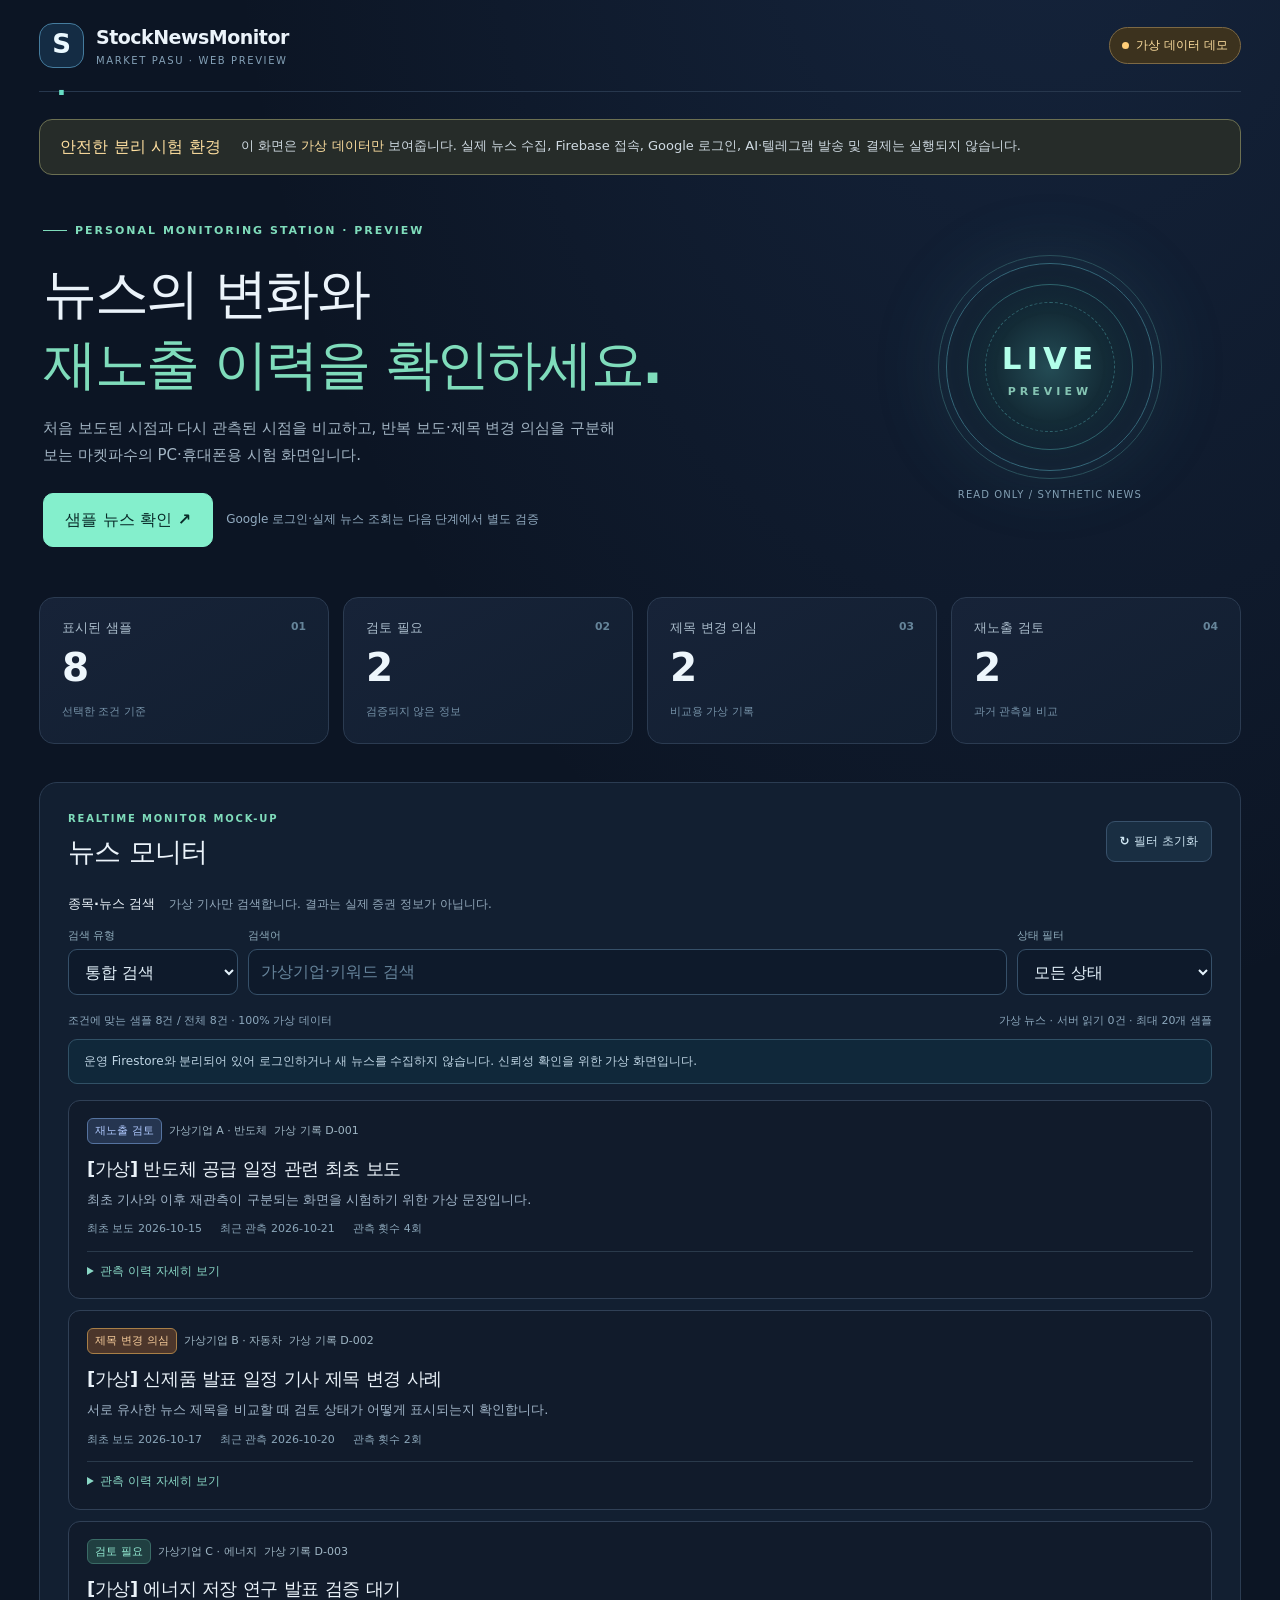
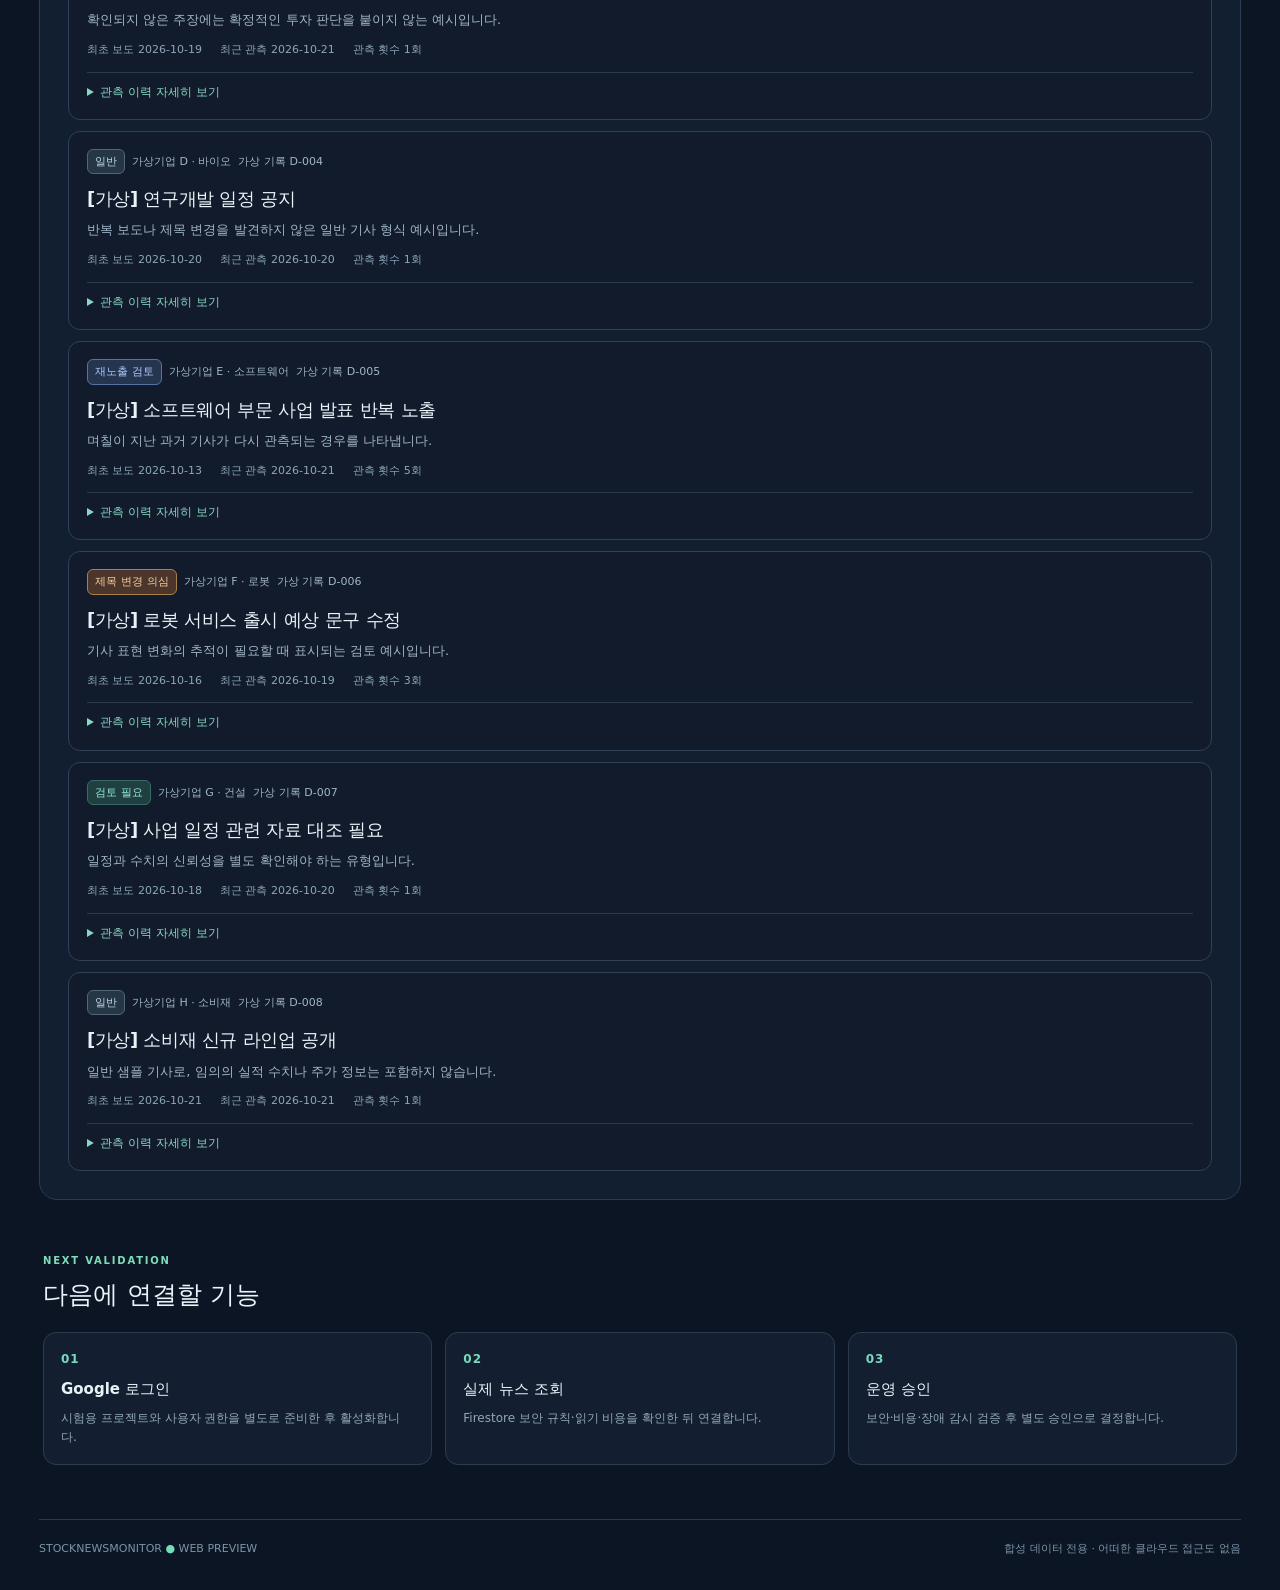
<file: index.html>
<!doctype html>
<html lang="ko">
<head>
  <meta charset="UTF-8">
  <meta name="viewport" content="width=device-width,initial-scale=1,viewport-fit=cover">
  <meta name="theme-color" content="#0c1524">
  <meta name="description" content="마켓파수 별도 시험 웹 — 가상 뉴스만 보여주는 데모. 실제 Google 로그인과 Firebase 연결 없음.">
  <meta name="robots" content="noindex,nofollow,noarchive">
  <meta http-equiv="Content-Security-Policy" content="default-src 'none'; script-src 'self'; style-src 'self'; img-src 'self' data:; connect-src 'none'; font-src 'self'; object-src 'none'; frame-src 'none'; base-uri 'none'; form-action 'none'">
  <title>마켓파수 · 웹 시험화면 (데모)</title>
  <link rel="stylesheet" href="./site.css">
  <script type="module" src="./app.js"></script>
</head>
<body>
<div class="app-shell">
  <header class="topbar">
    <a class="brand" href="./" aria-label="마켓파수 시험 화면 처음으로">
      <div class="brandmark" aria-hidden="true">S<span>.</span></div>
      <div class="brandcopy"><strong>StockNewsMonitor</strong><small>MARKET PASU · WEB PREVIEW</small></div>
    </a>
    <div class="top-actions">
      <span class="status-pill"><span class="signal" aria-hidden="true"></span>가상 데이터 데모</span>
    </div>
  </header>
  <main>
    <section class="disclaimer" role="note">
      <strong>안전한 분리 시험 환경</strong>
      <p>이 화면은 <b>가상 데이터만</b> 보여줍니다. 실제 뉴스 수집, Firebase 접속, Google 로그인, AI·텔레그램 발송 및 결제는 실행되지 않습니다.</p>
    </section>
    <section class="hero">
      <div>
        <div class="overline"><span class="overline-line"></span>PERSONAL MONITORING STATION · PREVIEW</div>
        <h1>뉴스의 변화와<br><em>재노출 이력을 확인하세요.</em></h1>
        <p>처음 보도된 시점과 다시 관측된 시점을 비교하고, 반복 보도·제목 변경 의심을 구분해 보는 마켓파수의 PC·휴대폰용 시험 화면입니다.</p>
        <div class="hero-actions">
          <button class="primary" type="button" id="focus-news">샘플 뉴스 확인 <span aria-hidden="true">↗</span></button>
          <span class="account-note">Google 로그인·실제 뉴스 조회는 다음 단계에서 별도 검증</span>
        </div>
      </div>
      <div class="hero-right" aria-hidden="true">
        <div class="orb"><div class="orb-ring"></div><div class="orb-center">LIVE<span>PREVIEW</span></div></div>
        <p>READ ONLY / SYNTHETIC NEWS</p>
      </div>
    </section>
    <section class="overview" aria-label="데모 뉴스 통계">
      <div class="metric"><div class="metric-label">표시된 샘플 <small>01</small></div><strong id="metric-total">—</strong><small>선택한 조건 기준</small></div>
      <div class="metric"><div class="metric-label">검토 필요 <small>02</small></div><strong id="metric-review">—</strong><small>검증되지 않은 정보</small></div>
      <div class="metric"><div class="metric-label">제목 변경 의심 <small>03</small></div><strong id="metric-changed">—</strong><small>비교용 가상 기록</small></div>
      <div class="metric"><div class="metric-label">재노출 검토 <small>04</small></div><strong id="metric-repeat">—</strong><small>과거 관측일 비교</small></div>
    </section>
    <section class="feed" id="news" aria-labelledby="news-title">
      <div class="section-heading">
        <div><div class="overline tight">REALTIME MONITOR MOCK-UP</div><h2 id="news-title">뉴스 모니터</h2></div>
        <button type="button" id="reset-filters" class="ghost">↻ 필터 초기화</button>
      </div>
      <div class="search-intro"><strong>종목·뉴스 검색</strong><span>가상 기사만 검색합니다. 결과는 실제 증권 정보가 아닙니다.</span></div>
      <div class="filters">
        <label class="field"><span>검색 유형</span><select id="search-mode">
          <option value="all">통합 검색</option><option value="stock">종목 검색</option><option value="news">뉴스 제목 검색</option>
        </select></label>
        <label class="field search-field"><span>검색어</span><input type="search" id="search-input" placeholder="가상기업·키워드 검색" autocomplete="off"></label>
        <label class="field"><span>상태 필터</span><select id="filter-select">
          <option value="all">모든 상태</option><option value="review">검토 필요</option><option value="changed">제목 변경 의심</option><option value="repeat">재노출 검토</option><option value="normal">일반</option>
        </select></label>
      </div>
      <div class="feed-subline"><span id="search-summary" role="status" aria-live="polite">조회 대기</span><span>가상 뉴스 · 서버 읽기 0건 · 최대 20개 샘플</span></div>
      <p class="notice" role="note">운영 Firestore와 분리되어 있어 로그인하거나 새 뉴스를 수집하지 않습니다. 신뢰성 확인을 위한 가상 화면입니다.</p>
      <div class="article-list" id="article-list" aria-live="polite"></div>
      <div class="empty-state" id="empty-state" hidden><strong>조건에 맞는 가상 뉴스가 없습니다.</strong><p>검색어를 바꾸거나 필터를 초기화하세요.</p></div>
    </section>
    <section class="next-steps" aria-labelledby="next-title">
      <div><div class="overline tight">NEXT VALIDATION</div><h2 id="next-title">다음에 연결할 기능</h2></div>
      <div class="steps">
        <div><span class="step-no">01</span><strong>Google 로그인</strong><p>시험용 프로젝트와 사용자 권한을 별도로 준비한 후 활성화합니다.</p></div>
        <div><span class="step-no">02</span><strong>실제 뉴스 조회</strong><p>Firestore 보안 규칙·읽기 비용을 확인한 뒤 연결합니다.</p></div>
        <div><span class="step-no">03</span><strong>운영 승인</strong><p>보안·비용·장애 감시 검증 후 별도 승인으로 결정합니다.</p></div>
      </div>
    </section>
  </main>
  <footer><span>STOCKNEWSMONITOR <b>●</b> WEB PREVIEW</span><span>합성 데이터 전용 · 어떠한 클라우드 접근도 없음</span></footer>
</div>
</body>
</html>
</file>
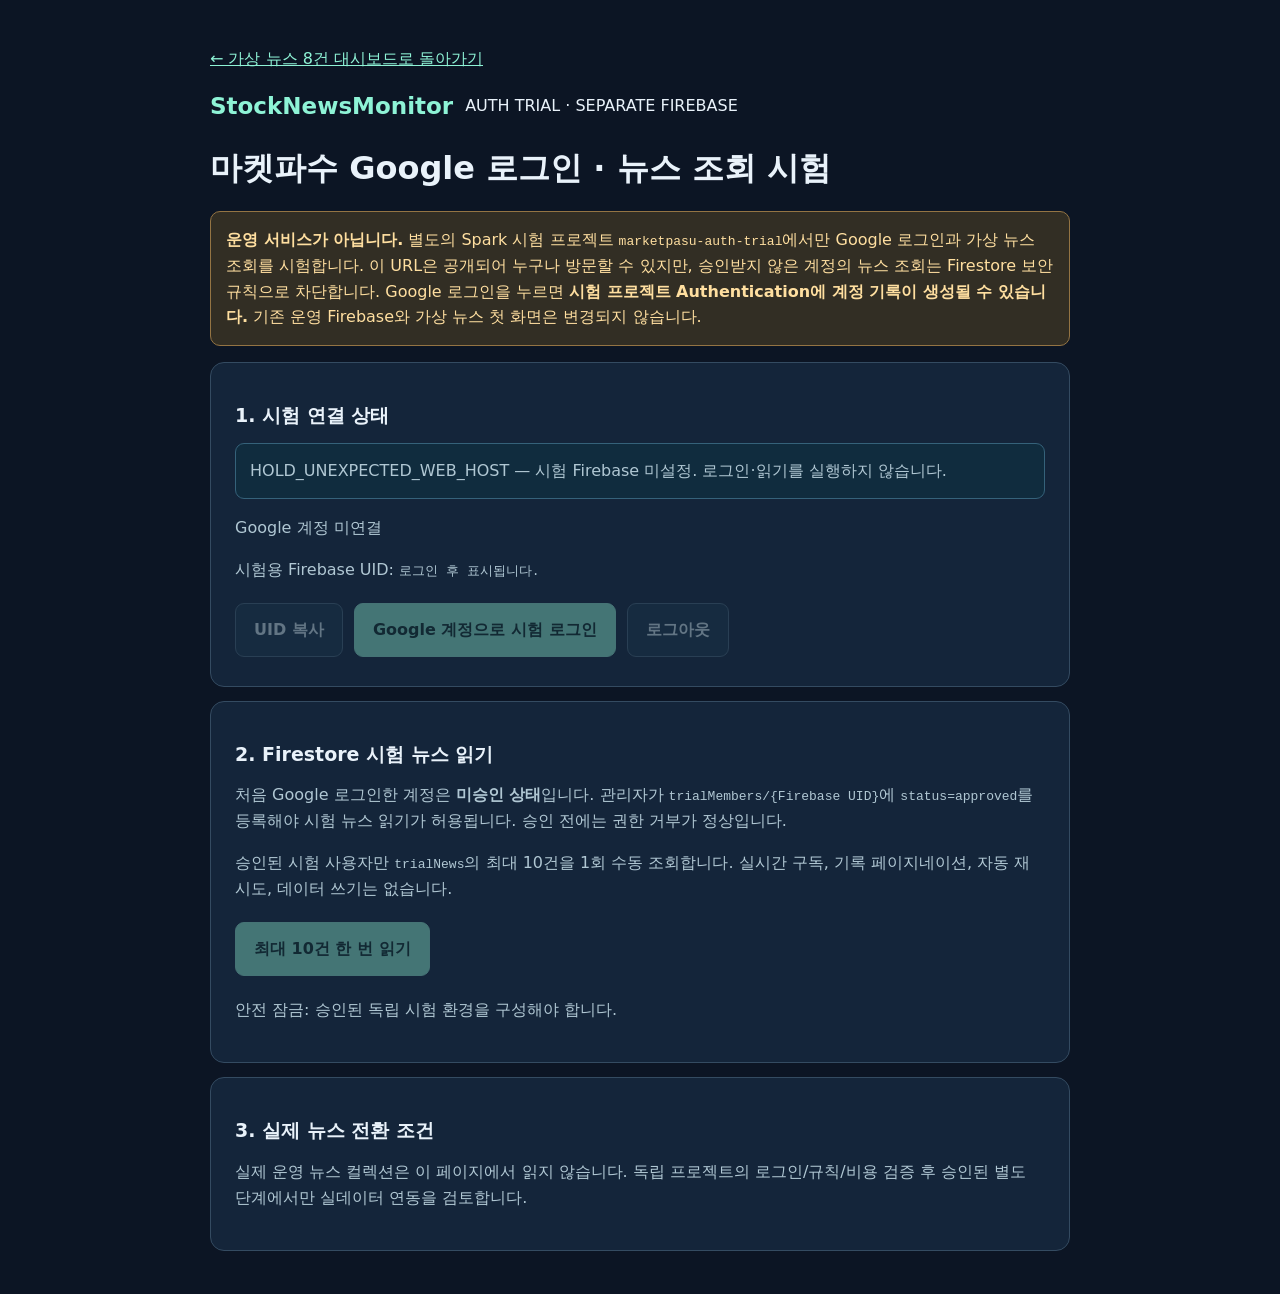
<file: auth-trial/index.html>
<!doctype html>
<html lang="ko">
<head>
  <meta charset="utf-8">
  <meta name="viewport" content="width=device-width,initial-scale=1">
  <meta name="robots" content="noindex,nofollow,noarchive">
  <meta name="theme-color" content="#0c1524">
  <title>마켓파수 · 로그인/Firestore 분리 시험 (운영 불가)</title>
  <style>
    :root{font-family:"Malgun Gothic","Apple SD Gothic Neo",system-ui,sans-serif;background:#0c1524;color:#e9f2fa;line-height:1.6}
    *{box-sizing:border-box}body{margin:0;padding:30px 18px}
    main{max-width:860px;margin:auto}
    header{display:flex;align-items:center;gap:12px;margin-bottom:24px}header b{font-size:23px;color:#8ef3d6}
    .card{border-radius:14px;background:#14253a;border:1px solid #344b61;padding:24px;margin:14px 0}
    .notice{border:1px solid #947443;background:#322e24;padding:15px;border-radius:10px;color:#ffdfa0}
    .alert{white-space:pre-wrap;overflow-wrap:anywhere;border-radius:9px;background:#102c3e;border:1px solid #35627a;padding:14px}
    button{font:inherit;padding:13px 18px;margin:5px 6px 5px 0;border:1px solid #90e8ce;border-radius:9px;background:#8deccd;color:#102f2b;font-weight:750;cursor:pointer}
    button:disabled{opacity:.4;cursor:not-allowed}
    button.secondary{background:#1b3549;color:#d8edf3;border-color:#49677b}
    #records{list-style:none;padding:0}#records li{margin:8px 0;border:1px solid #395067;background:#112137;border-radius:9px;padding:14px}
    #records small{display:block;color:#91b5c3}
    p,small{color:#b0c7d3}h1,h2{line-height:1.3}h2{font-size:19px}
    @media(max-width:550px){body{padding:16px 12px}.card{padding:17px}button{width:100%}}
  </style>
  <script type="module" src="./trial-app.mjs"></script>
</head>
<body>
<main>
  <p><a href="../" style="color:#8ef3d6">← 가상 뉴스 8건 대시보드로 돌아가기</a></p>
  <header><b>StockNewsMonitor</b> <span>AUTH TRIAL · SEPARATE FIREBASE</span></header>
  <h1>마켓파수 Google 로그인 · 뉴스 조회 시험</h1>
  <p class="notice"><strong>운영 서비스가 아닙니다.</strong>
    별도의 Spark 시험 프로젝트 <code>marketpasu-auth-trial</code>에서만 Google 로그인과 가상 뉴스 조회를 시험합니다.
    이 URL은 공개되어 누구나 방문할 수 있지만, 승인받지 않은 계정의 뉴스 조회는 Firestore 보안 규칙으로 차단합니다.
    Google 로그인을 누르면 <strong>시험 프로젝트 Authentication에 계정 기록이 생성될 수 있습니다.</strong>
    기존 운영 Firebase와 가상 뉴스 첫 화면은 변경되지 않습니다.</p>
  <section class="card" aria-labelledby="status-title">
    <h2 id="status-title">1. 시험 연결 상태</h2>
    <p id="status" class="alert" role="status" aria-live="polite">시험 환경 확인 중…</p>
    <p id="account">Google 계정 미연결</p>
    <p>시험용 Firebase UID: <code id="uid">로그인 후 표시됩니다.</code></p>
    <button id="copy-uid" disabled class="secondary">UID 복사</button>
    <button id="login" disabled>Google 계정으로 시험 로그인</button>
    <button id="logout" disabled class="secondary">로그아웃</button>
  </section>
  <section class="card" aria-labelledby="read-title">
    <h2 id="read-title">2. Firestore 시험 뉴스 읽기</h2>
    <p>처음 Google 로그인한 계정은 <strong>미승인 상태</strong>입니다.
    관리자가 <code>trialMembers/{Firebase UID}</code>에 <code>status=approved</code>를 등록해야 시험 뉴스 읽기가 허용됩니다.
    승인 전에는 권한 거부가 정상입니다.</p>
    <p>승인된 시험 사용자만 <code>trialNews</code>의 최대 10건을 1회 수동 조회합니다.
    실시간 구독, 기록 페이지네이션, 자동 재시도, 데이터 쓰기는 없습니다.</p>
    <button id="read" disabled>최대 10건 한 번 읽기</button>
    <p id="read-status" role="status" aria-live="polite">조회 불가: 시험 Firebase 미설정</p>
    <ul id="records" aria-label="시험 뉴스"></ul>
  </section>
  <section class="card">
    <h2>3. 실제 뉴스 전환 조건</h2>
    <p>실제 운영 뉴스 컬렉션은 이 페이지에서 읽지 않습니다. 독립 프로젝트의
    로그인/규칙/비용 검증 후 승인된 별도 단계에서만 실데이터 연동을 검토합니다.</p>
  </section>
</main>
</body>
</html>
</file>
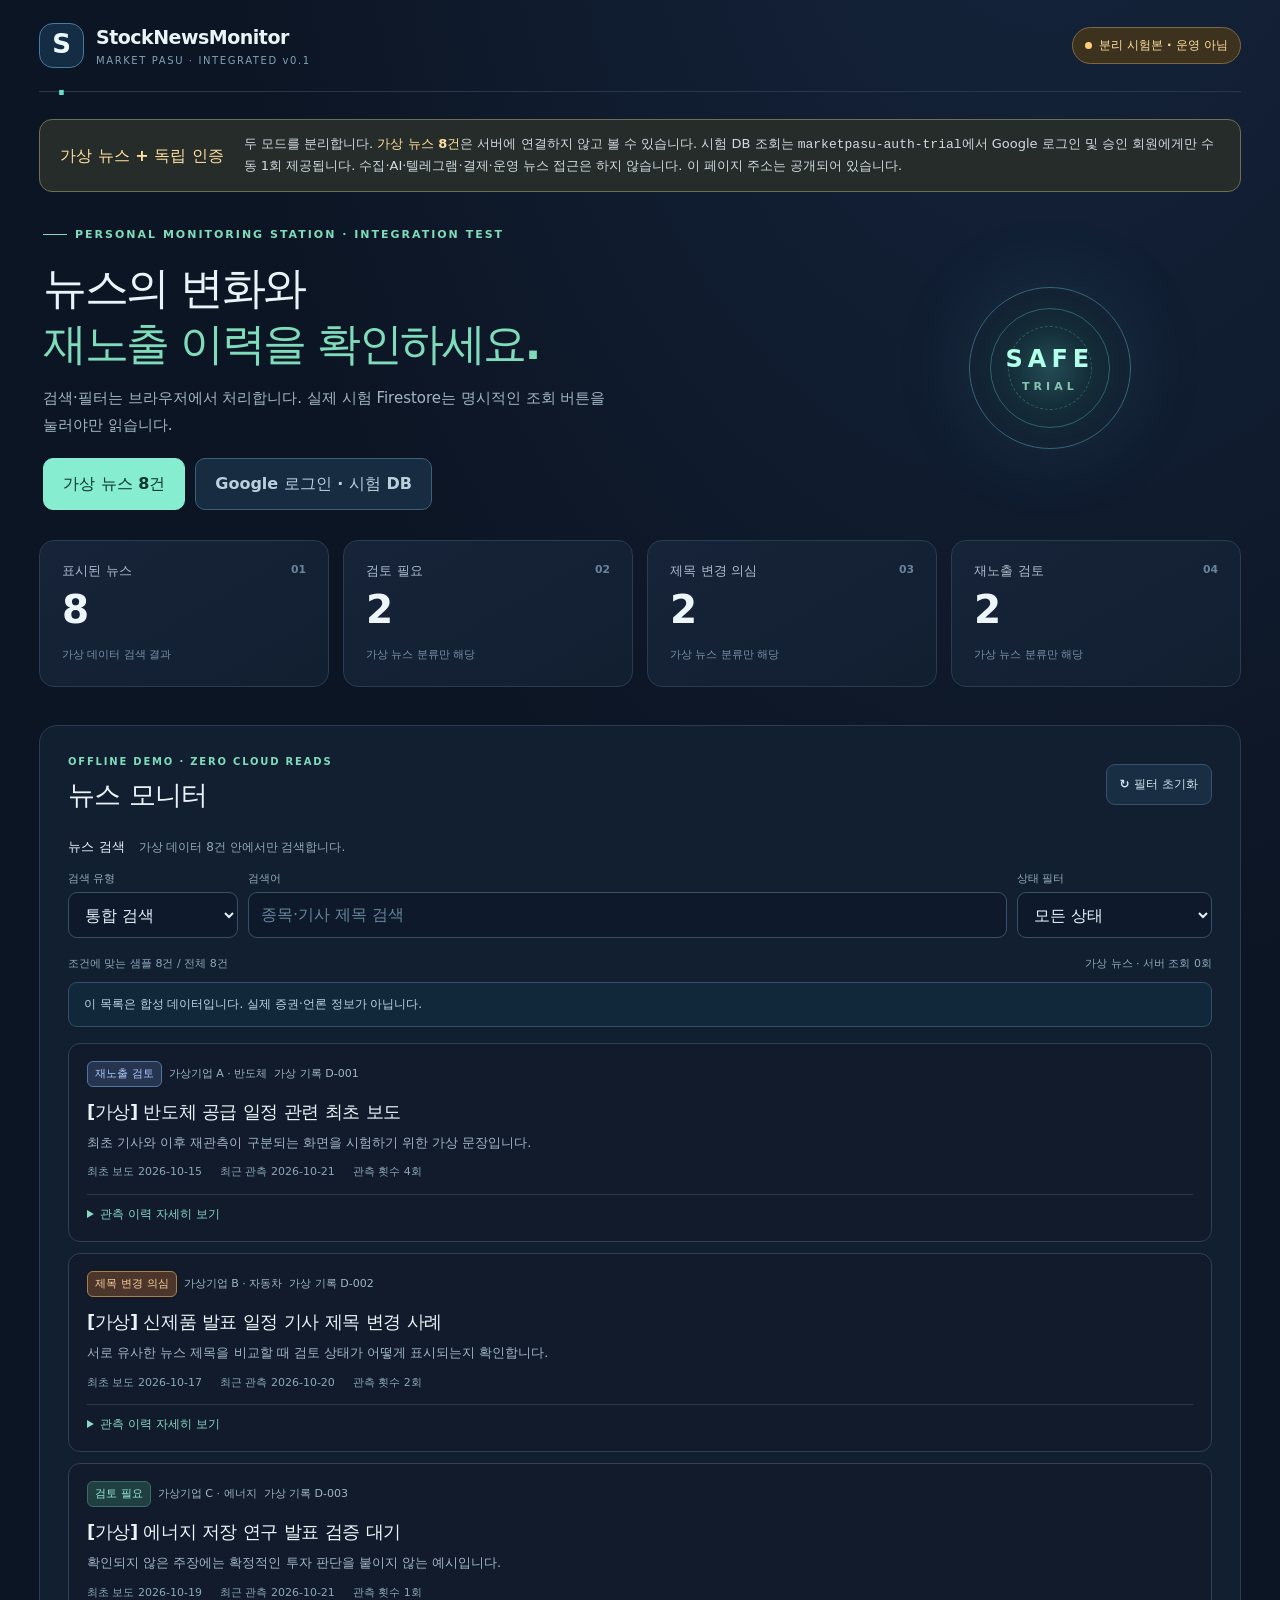
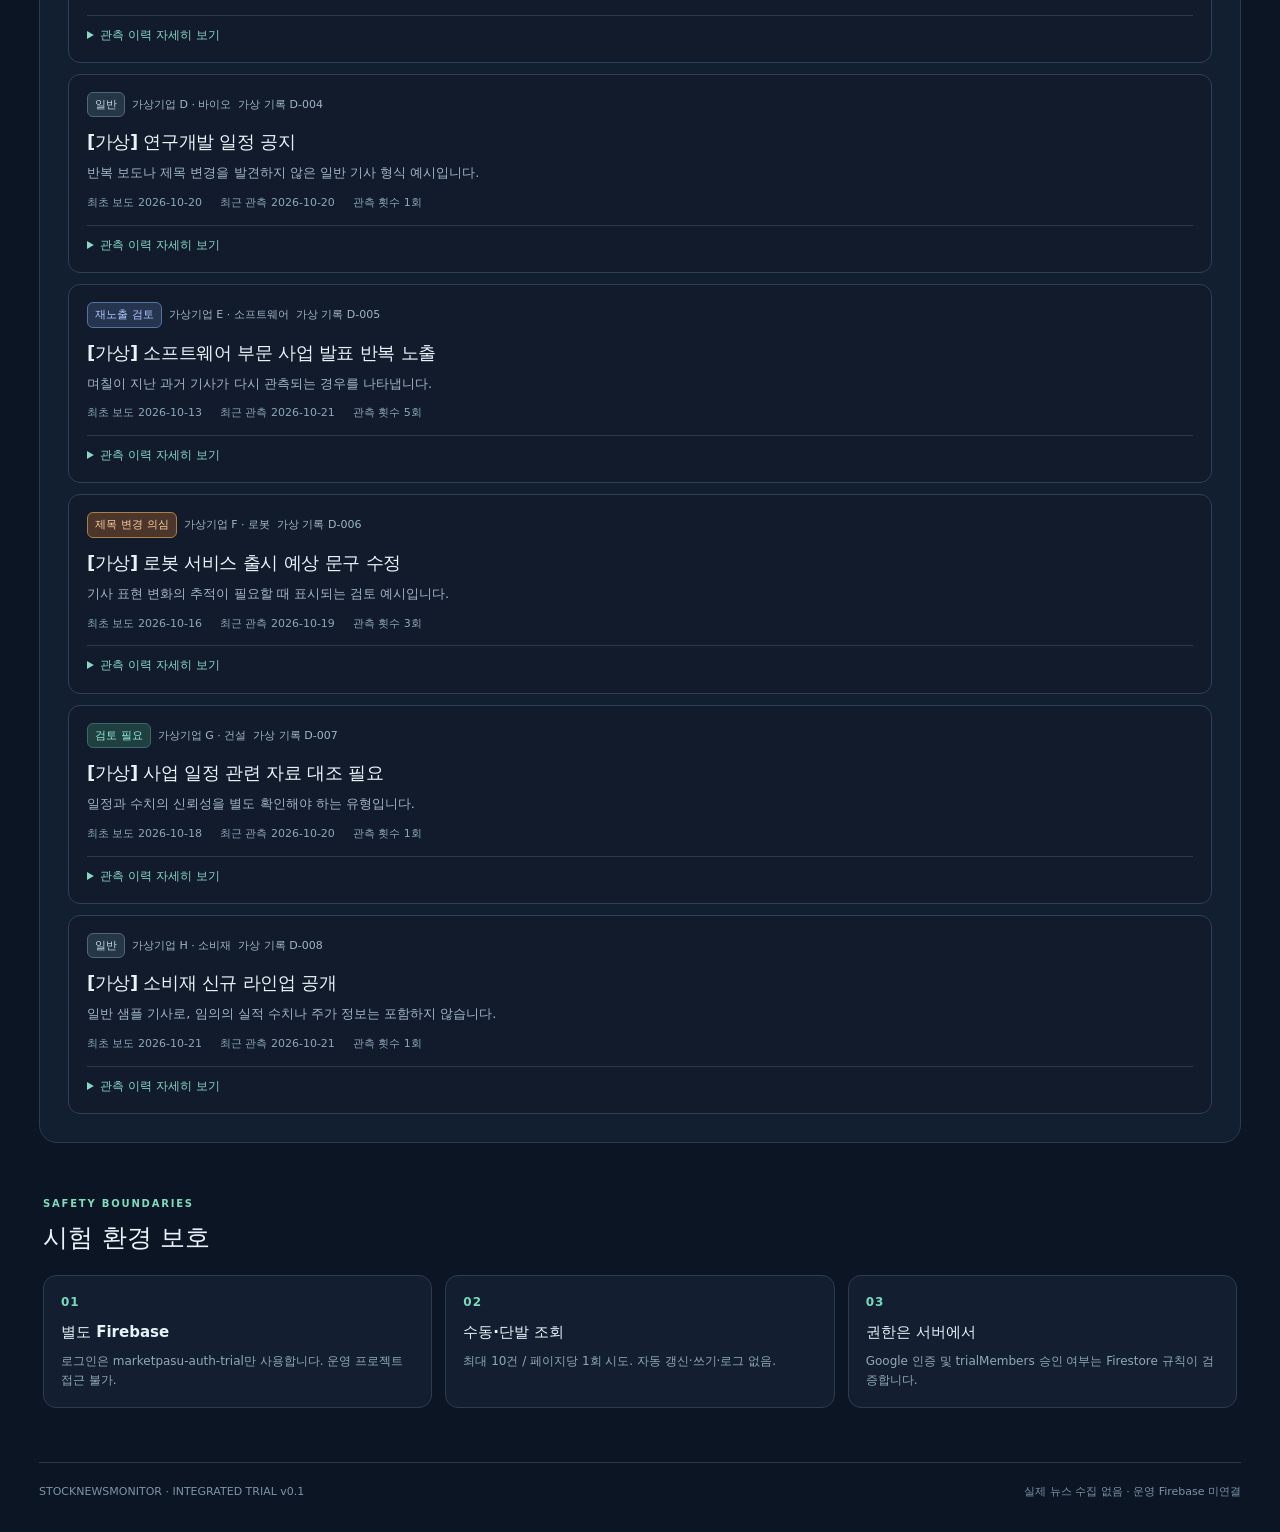
<file: integrated-v01/index.html>
<!doctype html>
<html lang="ko">
<head>
  <meta charset="UTF-8">
  <meta name="viewport" content="width=device-width,initial-scale=1,viewport-fit=cover">
  <meta name="robots" content="noindex,nofollow,noarchive">
  <meta name="theme-color" content="#0c1524">
  <meta name="description" content="마켓파수 통합 웹 v0.1 — 합성 뉴스와 독립 Firebase 로그인 시험 전용">
  <title>마켓파수 · 통합 웹 v0.1 (시험)</title>
  <link rel="stylesheet" href="../site.css">
  <link rel="stylesheet" href="./integrated.css">
  <script type="module" src="./integrated-app.mjs"></script>
</head>
<body>
<div class="app-shell integrated">
  <header class="topbar">
    <a class="brand" href="../" aria-label="기존 마켓파수 가상 대시보드로 이동">
      <div class="brandmark" aria-hidden="true">S<span>.</span></div>
      <div class="brandcopy"><strong>StockNewsMonitor</strong><small>MARKET PASU · INTEGRATED v0.1</small></div>
    </a>
    <span class="status-pill"><span class="signal" aria-hidden="true"></span>분리 시험본 · 운영 아님</span>
  </header>
  <main>
    <section class="disclaimer" role="note">
      <strong>가상 뉴스 + 독립 인증</strong>
      <p>두 모드를 분리합니다. <b>가상 뉴스 8건</b>은 서버에 연결하지 않고 볼 수 있습니다.
        시험 DB 조회는 <code>marketpasu-auth-trial</code>에서 Google 로그인 및 승인 회원에게만 수동 1회 제공됩니다.
        수집·AI·텔레그램·결제·운영 뉴스 접근은 하지 않습니다. 이 페이지 주소는 공개되어 있습니다.</p>
    </section>
    <section class="hero integrated-hero">
      <div>
        <div class="overline"><span class="overline-line"></span>PERSONAL MONITORING STATION · INTEGRATION TEST</div>
        <h1>뉴스의 변화와<br><em>재노출 이력을 확인하세요.</em></h1>
        <p>검색·필터는 브라우저에서 처리합니다. 실제 시험 Firestore는 명시적인 조회 버튼을 눌러야만 읽습니다.</p>
        <div class="source-selector" role="group" aria-label="데이터 출처 선택">
          <button type="button" id="mode-demo" class="source-button current" aria-pressed="true">가상 뉴스 8건</button>
          <button type="button" id="mode-trial" class="source-button" aria-pressed="false">Google 로그인 · 시험 DB</button>
        </div>
      </div>
      <div class="hero-right" aria-hidden="true"><div class="orb small-orb"><div class="orb-center">SAFE<span>TRIAL</span></div></div></div>
    </section>
    <section id="auth-panel" class="auth-panel" aria-labelledby="auth-heading" hidden>
      <div class="auth-heading">
        <div><div class="overline tight">SEPARATE FIREBASE AUTH</div><h2 id="auth-heading">Google 로그인 · 승인 상태 확인</h2></div>
        <span class="auth-chip" id="auth-badge">연결 준비 중</span>
      </div>
      <p id="auth-info" role="status" aria-live="polite">독립 Firebase 연결을 확인 중입니다.</p>
      <p id="account-state">Google 계정 미연결 · 인증 전</p>
      <div class="uid-line"><span>시험용 UID</span><code id="trial-uid">로그인 후 표시</code>
        <button type="button" id="copy-uid" class="ghost" disabled>UID 복사</button></div>
      <div class="auth-actions">
        <button type="button" id="sign-in" class="primary" disabled>Google 계정으로 시험 로그인</button>
        <button type="button" id="sign-out" class="ghost" disabled>로그아웃</button>
        <button type="button" id="fetch-trial" class="ghost" disabled>승인 회원 · 최대 10건 한 번 읽기</button>
      </div>
      <p class="auth-hint">로그인만으로 승인 여부가 확정되지는 않습니다. 읽기 성공 시에만 권한을 확인합니다.
        첫 조회는 1회로 제한되며, 새로고침 시 이 제한이 초기화될 수 있습니다.</p>
      <p class="trial-feedback" id="trial-feedback" role="status" aria-live="polite">Google 로그인 후 직접 시험 조회를 누르세요.</p>
    </section>
    <section class="overview" aria-label="현재 선택된 뉴스 목록 통계">
      <div class="metric"><div class="metric-label">표시된 뉴스 <small>01</small></div><strong id="metric-total">—</strong><small id="metric-total-help">가상 뉴스 기준</small></div>
      <div class="metric"><div class="metric-label">검토 필요 <small>02</small></div><strong id="metric-review">—</strong><small>가상 뉴스 분류만 해당</small></div>
      <div class="metric"><div class="metric-label">제목 변경 의심 <small>03</small></div><strong id="metric-changed">—</strong><small>가상 뉴스 분류만 해당</small></div>
      <div class="metric"><div class="metric-label">재노출 검토 <small>04</small></div><strong id="metric-repeat">—</strong><small>가상 뉴스 분류만 해당</small></div>
    </section>
    <section class="feed" id="news" aria-labelledby="news-title">
      <div class="section-heading">
        <div><div class="overline tight" id="feed-mode-label">OFFLINE DEMO · ZERO CLOUD READS</div><h2 id="news-title">뉴스 모니터</h2></div>
        <button type="button" id="reset-filters" class="ghost">↻ 필터 초기화</button>
      </div>
      <div class="search-intro"><strong>뉴스 검색</strong><span id="search-help">현재 표시된 가상 데이터 안에서만 검색합니다.</span></div>
      <div class="filters">
        <label class="field"><span>검색 유형</span>
          <select id="search-mode"><option value="all">통합 검색</option><option value="stock">종목 / 발행처</option><option value="news">뉴스 제목</option></select></label>
        <label class="field search-field"><span>검색어</span>
          <input type="search" id="search-input" placeholder="종목·기사 제목 검색" autocomplete="off"></label>
        <label class="field"><span>상태 필터</span>
          <select id="filter-select"><option value="all">모든 상태</option>
          <option value="review">검토 필요</option><option value="changed">제목 변경 의심</option>
          <option value="repeat">재노출 검토</option><option value="normal">일반</option></select></label>
      </div>
      <div class="feed-subline"><span id="search-summary" role="status" aria-live="polite">표시 준비 중</span>
        <span id="read-summary">가상 뉴스 · 서버 조회 0회</span></div>
      <p class="notice" id="feed-notice">이 목록은 합성 데이터입니다. 실제 증권·언론 정보가 아닙니다.</p>
      <div class="article-list" id="article-list" aria-live="polite"></div>
      <div class="empty-state" id="empty-state" hidden><strong id="empty-title">조건에 맞는 뉴스가 없습니다.</strong><p id="empty-description">검색어 또는 필터를 확인하세요.</p></div>
    </section>
    <section class="next-steps">
      <div><div class="overline tight">SAFETY BOUNDARIES</div><h2>시험 환경 보호</h2></div>
      <div class="steps">
        <div><span class="step-no">01</span><strong>별도 Firebase</strong><p>로그인은 marketpasu-auth-trial만 사용합니다. 운영 프로젝트 접근 불가.</p></div>
        <div><span class="step-no">02</span><strong>수동·단발 조회</strong><p>최대 10건 / 페이지당 1회 시도. 자동 갱신·쓰기·로그 없음.</p></div>
        <div><span class="step-no">03</span><strong>권한은 서버에서</strong><p>Google 인증 및 trialMembers 승인 여부는 Firestore 규칙이 검증합니다.</p></div>
      </div>
    </section>
  </main>
  <footer><span>STOCKNEWSMONITOR · INTEGRATED TRIAL v0.1</span><span>실제 뉴스 수집 없음 · 운영 Firebase 미연결</span></footer>
</div>
</body>
</html>
</file>
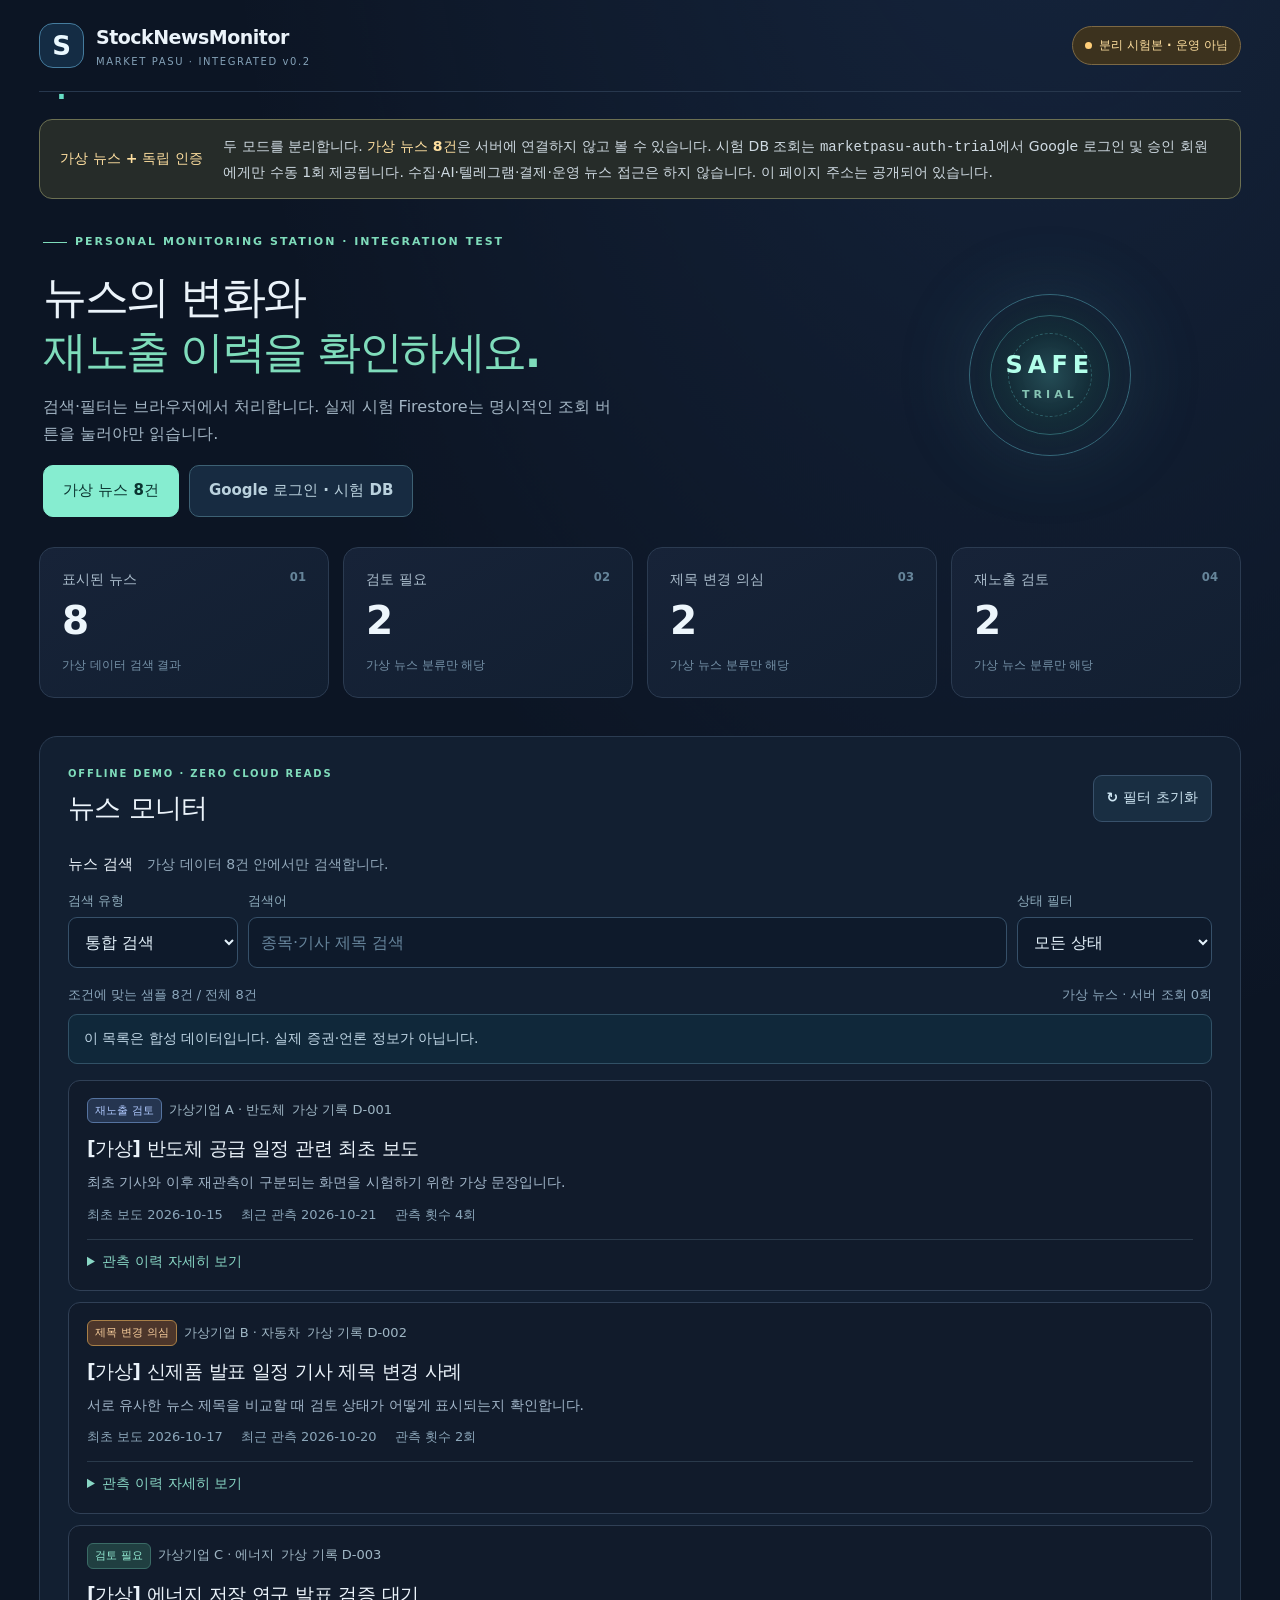
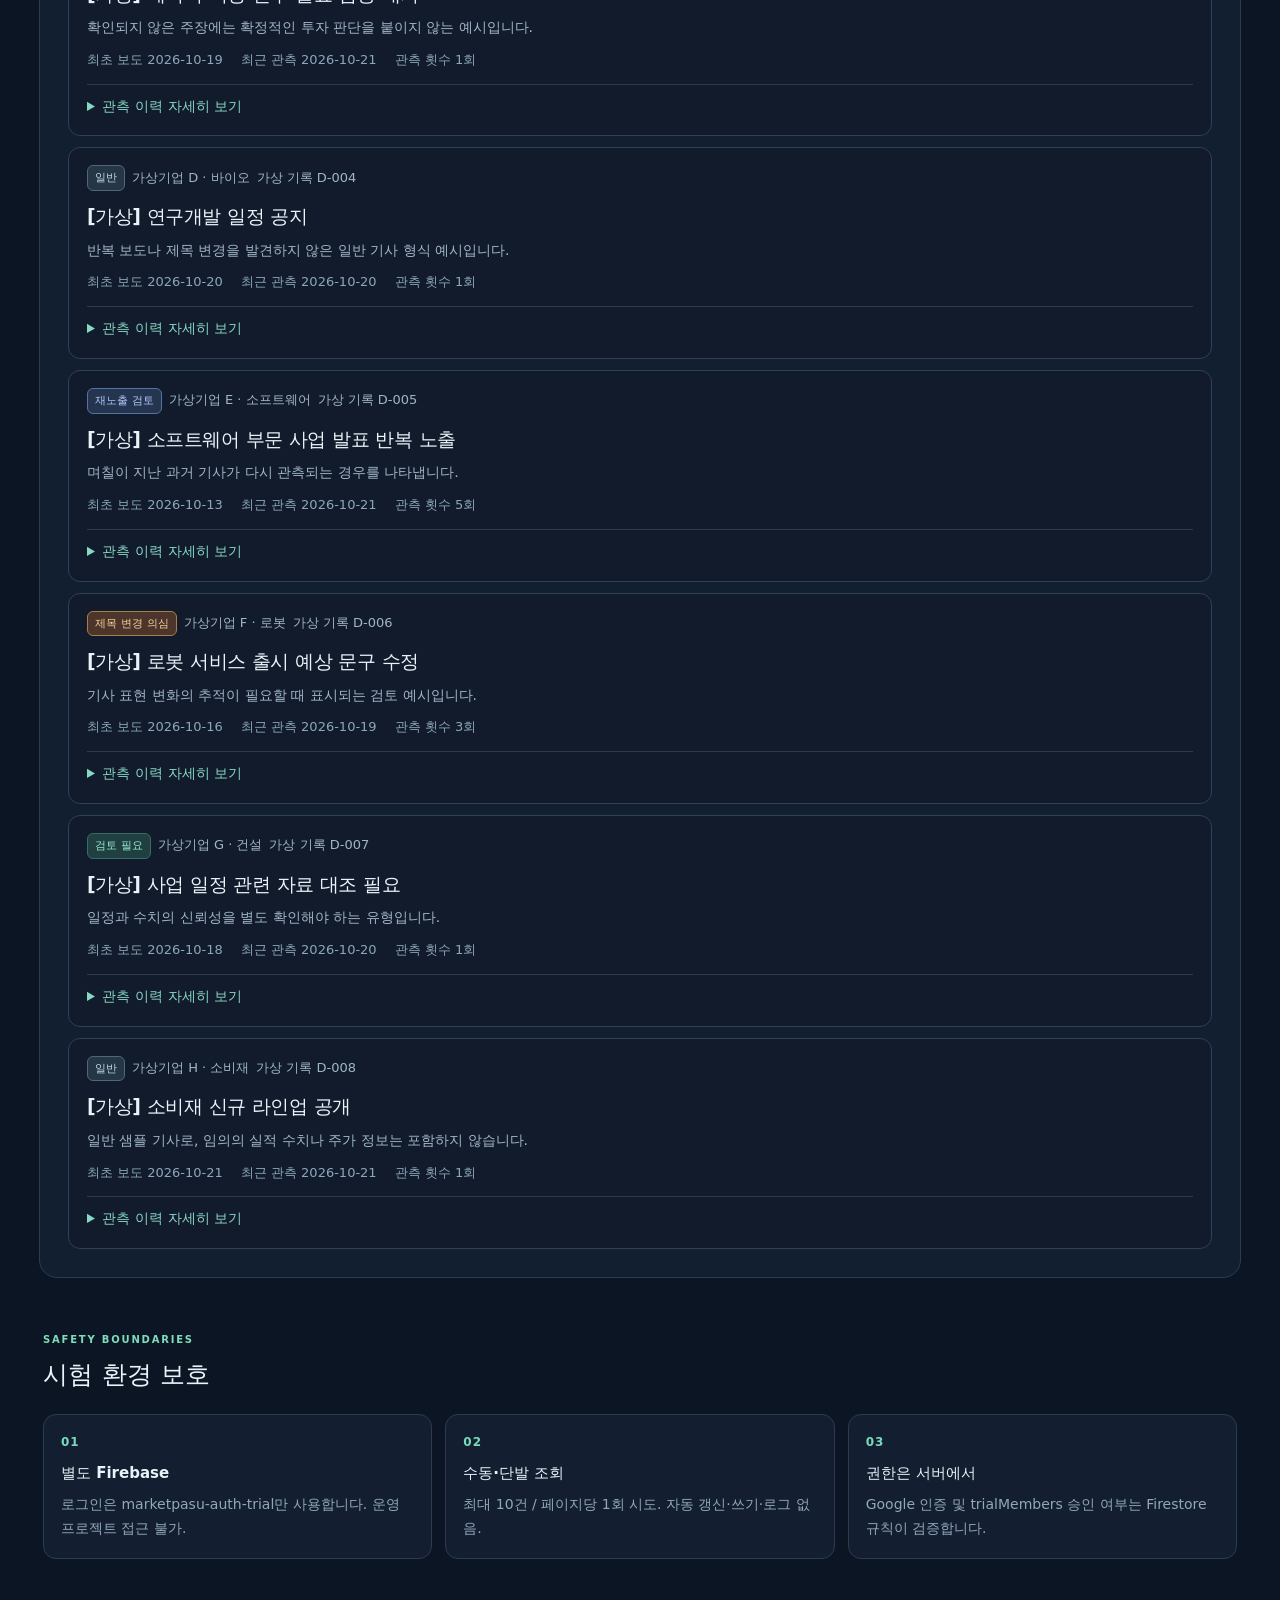
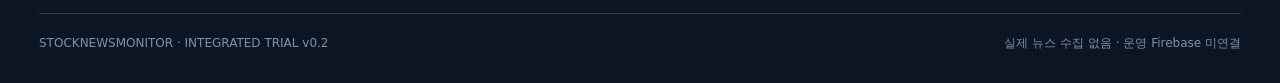
<file: integrated-v02/index.html>
<!doctype html>
<html lang="ko">
<head>
  <meta charset="UTF-8">
  <meta name="viewport" content="width=device-width,initial-scale=1,viewport-fit=cover">
  <meta name="robots" content="noindex,nofollow,noarchive">
  <meta name="theme-color" content="#0c1524">
  <meta name="description" content="마켓파수 통합 웹 v0.2 — 합성 뉴스와 독립 Firebase 로그인 시험 전용">
  <title>마켓파수 · 통합 웹 v0.2 (시험)</title>
  <link rel="stylesheet" href="../site.css">
  <link rel="stylesheet" href="./integrated.css">
  <script type="module" src="./integrated-app.mjs"></script>
</head>
<body>
<div class="app-shell integrated integrated-v02">
  <header class="topbar">
    <a class="brand" href="../" aria-label="기존 마켓파수 가상 대시보드로 이동">
      <div class="brandmark" aria-hidden="true">S<span>.</span></div>
      <div class="brandcopy"><strong>StockNewsMonitor</strong><small>MARKET PASU · INTEGRATED v0.2</small></div>
    </a>
    <span class="status-pill"><span class="signal" aria-hidden="true"></span>분리 시험본 · 운영 아님</span>
  </header>
  <main>
    <section class="disclaimer" role="note">
      <strong>가상 뉴스 + 독립 인증</strong>
      <p>두 모드를 분리합니다. <b>가상 뉴스 8건</b>은 서버에 연결하지 않고 볼 수 있습니다.
        시험 DB 조회는 <code>marketpasu-auth-trial</code>에서 Google 로그인 및 승인 회원에게만 수동 1회 제공됩니다.
        수집·AI·텔레그램·결제·운영 뉴스 접근은 하지 않습니다. 이 페이지 주소는 공개되어 있습니다.</p>
    </section>
    <section class="hero integrated-hero">
      <div>
        <div class="overline"><span class="overline-line"></span>PERSONAL MONITORING STATION · INTEGRATION TEST</div>
        <h1>뉴스의 변화와<br><em>재노출 이력을 확인하세요.</em></h1>
        <p>검색·필터는 브라우저에서 처리합니다. 실제 시험 Firestore는 명시적인 조회 버튼을 눌러야만 읽습니다.</p>
        <div class="source-selector" role="group" aria-label="데이터 출처 선택">
          <button type="button" id="mode-demo" class="source-button current" aria-pressed="true">가상 뉴스 8건</button>
          <button type="button" id="mode-trial" class="source-button" aria-pressed="false">Google 로그인 · 시험 DB</button>
        </div>
      </div>
      <div class="hero-right" aria-hidden="true"><div class="orb small-orb"><div class="orb-center">SAFE<span>TRIAL</span></div></div></div>
    </section>
    <section id="auth-panel" class="auth-panel" aria-labelledby="auth-heading" hidden>
      <div class="auth-heading">
        <div><div class="overline tight">SEPARATE FIREBASE AUTH</div><h2 id="auth-heading">Google 로그인 및 시험 DB 조회</h2></div>
        <span class="auth-chip" id="auth-badge">연결 준비 중</span>
      </div>
      <p id="auth-info" role="status" aria-live="polite">독립 Firebase 연결을 확인 중입니다.</p>
      <p id="account-state" role="status" aria-live="polite">Google 계정 미연결 · 인증 전</p>
      <div class="uid-line"><span>시험용 UID</span><code id="trial-uid">로그인 후 표시</code>
        <button type="button" id="copy-uid" class="ghost" disabled>UID 복사</button></div>
      <div class="auth-actions">
        <button type="button" id="sign-in" class="primary" disabled>Google 계정으로 시험 로그인</button>
        <button type="button" id="sign-out" class="ghost" disabled>로그아웃</button>
        <button type="button" id="fetch-trial" class="ghost" disabled>시험 뉴스 조회 (최대 10건 · 1회)</button>
      </div>
      <p class="auth-hint">로그인 성공은 회원 승인을 뜻하지 않습니다. 읽기 성공 시에만 권한을 확인합니다.
        첫 조회는 1회로 제한되며, 새로고침 시 이 제한이 초기화될 수 있습니다.</p>
      <p class="trial-feedback" id="trial-feedback" role="status" aria-live="polite">로그인 전입니다. 시험 Firebase에 자동 조회는 하지 않습니다.</p>
    </section>
    <section class="overview" aria-label="현재 선택된 뉴스 목록 통계">
      <div class="metric"><div class="metric-label">표시된 뉴스 <small>01</small></div><strong id="metric-total">—</strong><small id="metric-total-help">가상 뉴스 기준</small></div>
      <div class="metric"><div class="metric-label">검토 필요 <small>02</small></div><strong id="metric-review">—</strong><small>가상 뉴스 분류만 해당</small></div>
      <div class="metric"><div class="metric-label">제목 변경 의심 <small>03</small></div><strong id="metric-changed">—</strong><small>가상 뉴스 분류만 해당</small></div>
      <div class="metric"><div class="metric-label">재노출 검토 <small>04</small></div><strong id="metric-repeat">—</strong><small>가상 뉴스 분류만 해당</small></div>
    </section>
    <section class="feed" id="news" aria-labelledby="news-title">
      <div class="section-heading">
        <div><div class="overline tight" id="feed-mode-label">OFFLINE DEMO · ZERO CLOUD READS</div><h2 id="news-title">뉴스 모니터</h2></div>
        <button type="button" id="reset-filters" class="ghost">↻ 필터 초기화</button>
      </div>
      <div class="search-intro"><strong>뉴스 검색</strong><span id="search-help">현재 표시된 가상 데이터 안에서만 검색합니다.</span></div>
      <div class="filters">
        <label class="field"><span>검색 유형</span>
          <select id="search-mode"><option value="all">통합 검색</option><option value="stock">종목 / 발행처</option><option value="news">뉴스 제목</option></select></label>
        <label class="field search-field"><span>검색어</span>
          <input type="search" id="search-input" placeholder="종목·기사 제목 검색" autocomplete="off"></label>
        <label class="field"><span>상태 필터</span>
          <select id="filter-select"><option value="all">모든 상태</option>
          <option value="review">검토 필요</option><option value="changed">제목 변경 의심</option>
          <option value="repeat">재노출 검토</option><option value="normal">일반</option></select></label>
      </div>
      <div class="feed-subline"><span id="search-summary" role="status" aria-live="polite">표시 준비 중</span>
        <span id="read-summary">가상 뉴스 · 서버 조회 0회</span></div>
      <p class="notice" id="feed-notice">이 목록은 합성 데이터입니다. 실제 증권·언론 정보가 아닙니다.</p>
      <div class="article-list" id="article-list" aria-live="polite"></div>
      <div class="empty-state" id="empty-state" hidden><strong id="empty-title">조건에 맞는 뉴스가 없습니다.</strong><p id="empty-description">검색어 또는 필터를 확인하세요.</p></div>
    </section>
    <section class="next-steps">
      <div><div class="overline tight">SAFETY BOUNDARIES</div><h2>시험 환경 보호</h2></div>
      <div class="steps">
        <div><span class="step-no">01</span><strong>별도 Firebase</strong><p>로그인은 marketpasu-auth-trial만 사용합니다. 운영 프로젝트 접근 불가.</p></div>
        <div><span class="step-no">02</span><strong>수동·단발 조회</strong><p>최대 10건 / 페이지당 1회 시도. 자동 갱신·쓰기·로그 없음.</p></div>
        <div><span class="step-no">03</span><strong>권한은 서버에서</strong><p>Google 인증 및 trialMembers 승인 여부는 Firestore 규칙이 검증합니다.</p></div>
      </div>
    </section>
  </main>
  <footer><span>STOCKNEWSMONITOR · INTEGRATED TRIAL v0.2</span><span>실제 뉴스 수집 없음 · 운영 Firebase 미연결</span></footer>
</div>
</body>
</html>
</file>
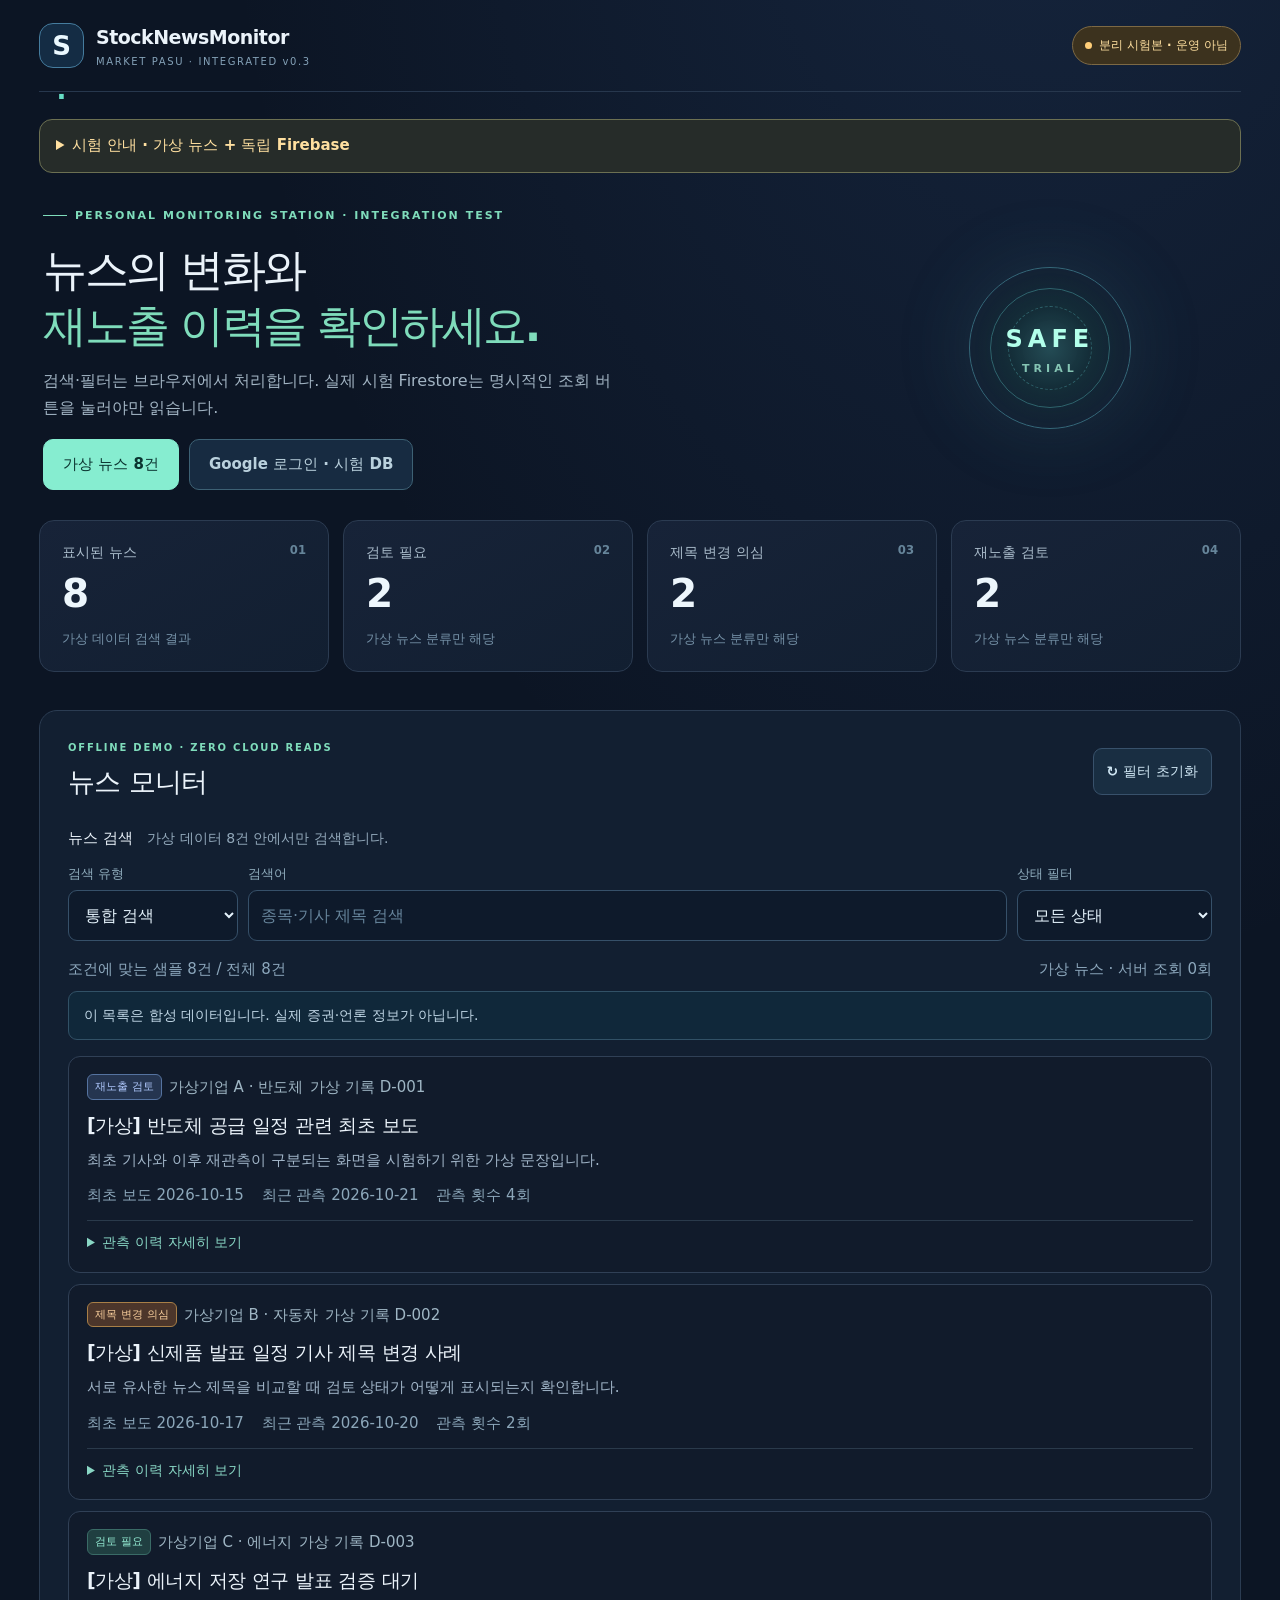
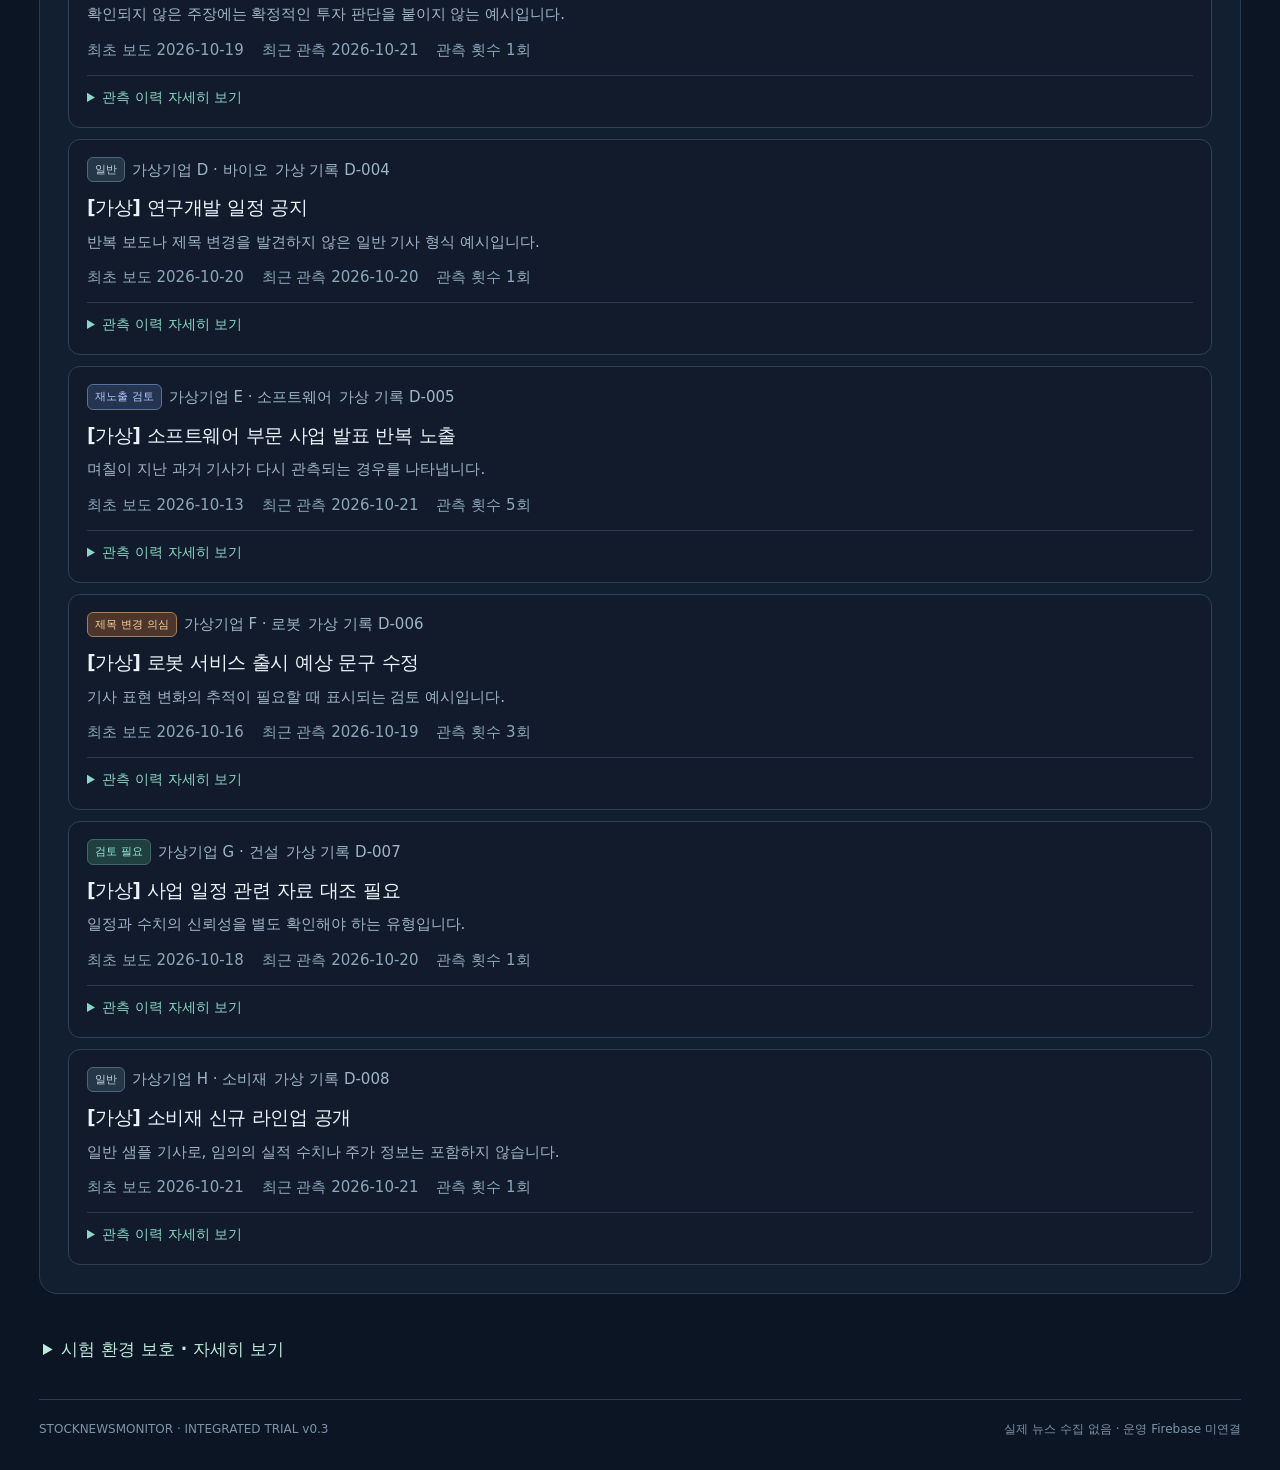
<file: integrated-v03/index.html>
<!doctype html>
<html lang="ko">
<head>
  <meta charset="UTF-8">
  <meta name="viewport" content="width=device-width,initial-scale=1,viewport-fit=cover">
  <meta name="robots" content="noindex,nofollow,noarchive">
  <meta name="theme-color" content="#0c1524">
  <meta name="description" content="마켓파수 통합 웹 v0.3 — 합성 뉴스와 독립 Firebase 로그인 시험 전용">
  <title>마켓파수 · 통합 웹 v0.3 (시험)</title>
  <link rel="stylesheet" href="../site.css">
  <link rel="stylesheet" href="./integrated.css">
  <script type="module" src="./integrated-app.mjs"></script>
</head>
<body>
<div class="app-shell integrated integrated-v03">
  <header class="topbar">
    <a class="brand" href="../" aria-label="기존 마켓파수 가상 대시보드로 이동">
      <div class="brandmark" aria-hidden="true">S<span>.</span></div>
      <div class="brandcopy"><strong>StockNewsMonitor</strong><small>MARKET PASU · INTEGRATED v0.3</small></div>
    </a>
    <span class="status-pill"><span class="signal" aria-hidden="true"></span>분리 시험본 · 운영 아님</span>
  </header>
  <main>
    <details class="disclaimer trial-disclosure" role="note">
      <summary>시험 안내 · 가상 뉴스 + 독립 Firebase</summary>
      <div class="disclosure-body">
      <p>두 모드를 분리합니다. <b>가상 뉴스 8건</b>은 서버에 연결하지 않고 볼 수 있습니다.
        시험 DB 조회는 <code>marketpasu-auth-trial</code>에서 Google 로그인 및 승인 회원에게만 수동 1회 제공됩니다.
        수집·AI·텔레그램·결제·운영 뉴스 접근은 하지 않습니다. 이 페이지 주소는 공개되어 있습니다.</p>
      </div>
    </details>
    <section class="hero integrated-hero">
      <div>
        <div class="overline"><span class="overline-line"></span>PERSONAL MONITORING STATION · INTEGRATION TEST</div>
        <h1>뉴스의 변화와<br><em>재노출 이력을 확인하세요.</em></h1>
        <p>검색·필터는 브라우저에서 처리합니다. 실제 시험 Firestore는 명시적인 조회 버튼을 눌러야만 읽습니다.</p>
        <div class="source-selector" role="group" aria-label="데이터 출처 선택">
          <button type="button" id="mode-demo" class="source-button current" aria-pressed="true">가상 뉴스 8건</button>
          <button type="button" id="mode-trial" class="source-button" aria-pressed="false">Google 로그인 · 시험 DB</button>
        </div>
      </div>
      <div class="hero-right" aria-hidden="true"><div class="orb small-orb"><div class="orb-center">SAFE<span>TRIAL</span></div></div></div>
    </section>
    <section id="auth-panel" class="auth-panel" aria-labelledby="auth-heading" hidden>
      <div class="auth-heading">
        <div><div class="overline tight">SEPARATE FIREBASE AUTH</div><h2 id="auth-heading">Google 로그인 및 시험 DB 조회</h2></div>
        <span class="auth-chip" id="auth-badge">연결 준비 중</span>
      </div>
      <p id="auth-info" role="status" aria-live="polite">독립 Firebase 연결을 확인 중입니다.</p>
      <p id="account-state" role="status" aria-live="polite">Google 계정 미연결 · 인증 전</p>
      <details class="uid-details"><summary>시험 UID 보기 · 복사</summary><div class="uid-line"><span>시험용 UID</span><code id="trial-uid">로그인 후 표시</code>
        <button type="button" id="copy-uid" class="ghost" disabled>UID 복사</button></div></details>
      <div class="auth-actions">
        <button type="button" id="sign-in" class="primary" disabled>Google 계정으로 시험 로그인</button>
        <button type="button" id="sign-out" class="ghost" disabled>로그아웃</button>
        <button type="button" id="fetch-trial" class="ghost" disabled>시험 뉴스 조회 (최대 10건 · 1회)</button>
      </div>
      <p class="auth-hint">로그인 성공은 회원 승인을 뜻하지 않습니다. 읽기 성공 시에만 권한을 확인합니다.
        서버 조회는 페이지당 1회만 허용되며, 새로고침하면 횟수가 초기화될 수 있습니다.</p>
      <p class="trial-feedback" id="trial-feedback" role="status" aria-live="polite">로그인 전입니다. 시험 Firebase에 자동 조회는 하지 않습니다.</p>
    </section>
    <section class="overview" aria-label="현재 선택된 뉴스 목록 통계">
      <div class="metric"><div class="metric-label">표시된 뉴스 <small>01</small></div><strong id="metric-total">—</strong><small id="metric-total-help">가상 뉴스 기준</small></div>
      <div class="metric"><div class="metric-label">검토 필요 <small>02</small></div><strong id="metric-review">—</strong><small>가상 뉴스 분류만 해당</small></div>
      <div class="metric"><div class="metric-label">제목 변경 의심 <small>03</small></div><strong id="metric-changed">—</strong><small>가상 뉴스 분류만 해당</small></div>
      <div class="metric"><div class="metric-label">재노출 검토 <small>04</small></div><strong id="metric-repeat">—</strong><small>가상 뉴스 분류만 해당</small></div>
    </section>
    <section class="feed" id="news" aria-labelledby="news-title">
      <div class="section-heading">
        <div><div class="overline tight" id="feed-mode-label">OFFLINE DEMO · ZERO CLOUD READS</div><h2 id="news-title">뉴스 모니터</h2></div>
        <button type="button" id="reset-filters" class="ghost">↻ 필터 초기화</button>
      </div>
      <div class="search-intro"><strong>뉴스 검색</strong><span id="search-help">현재 표시된 가상 데이터 안에서만 검색합니다.</span></div>
      <div class="filters">
        <label class="field"><span>검색 유형</span>
          <select id="search-mode"><option value="all">통합 검색</option><option value="stock">종목 / 발행처</option><option value="news">뉴스 제목</option></select></label>
        <label class="field search-field"><span>검색어</span>
          <input type="search" id="search-input" placeholder="종목·기사 제목 검색" autocomplete="off"></label>
        <label class="field"><span>상태 필터</span>
          <select id="filter-select"><option value="all">모든 상태</option>
          <option value="review">검토 필요</option><option value="changed">제목 변경 의심</option>
          <option value="repeat">재노출 검토</option><option value="normal">일반</option></select></label>
      </div>
      <div class="feed-subline"><span id="search-summary" role="status" aria-live="polite">표시 준비 중</span>
        <span id="read-summary">가상 뉴스 · 서버 조회 0회</span></div>
      <p class="notice" id="feed-notice">이 목록은 합성 데이터입니다. 실제 증권·언론 정보가 아닙니다.</p>
      <div class="article-list" id="article-list" aria-live="polite"></div>
      <div class="empty-state" id="empty-state" hidden><strong id="empty-title">조건에 맞는 뉴스가 없습니다.</strong><p id="empty-description">검색어 또는 필터를 확인하세요.</p></div>
    </section>
    <details class="next-steps trial-security"><summary>시험 환경 보호 · 자세히 보기</summary>
      <div><div class="overline tight">SAFETY BOUNDARIES</div><h2>시험 환경 보호</h2></div>
      <div class="steps">
        <div><span class="step-no">01</span><strong>별도 Firebase</strong><p>로그인은 marketpasu-auth-trial만 사용합니다. 운영 프로젝트 접근 불가.</p></div>
        <div><span class="step-no">02</span><strong>수동·단발 조회</strong><p>최대 10건 / 페이지당 1회 시도. 자동 갱신·쓰기·로그 없음.</p></div>
        <div><span class="step-no">03</span><strong>권한은 서버에서</strong><p>Google 인증 및 trialMembers 승인 여부는 Firestore 규칙이 검증합니다.</p></div>
      </div>
    </details>
  </main>
  <footer><span>STOCKNEWSMONITOR · INTEGRATED TRIAL v0.3</span><span>실제 뉴스 수집 없음 · 운영 Firebase 미연결</span></footer>
</div>
</body>
</html>
</file>
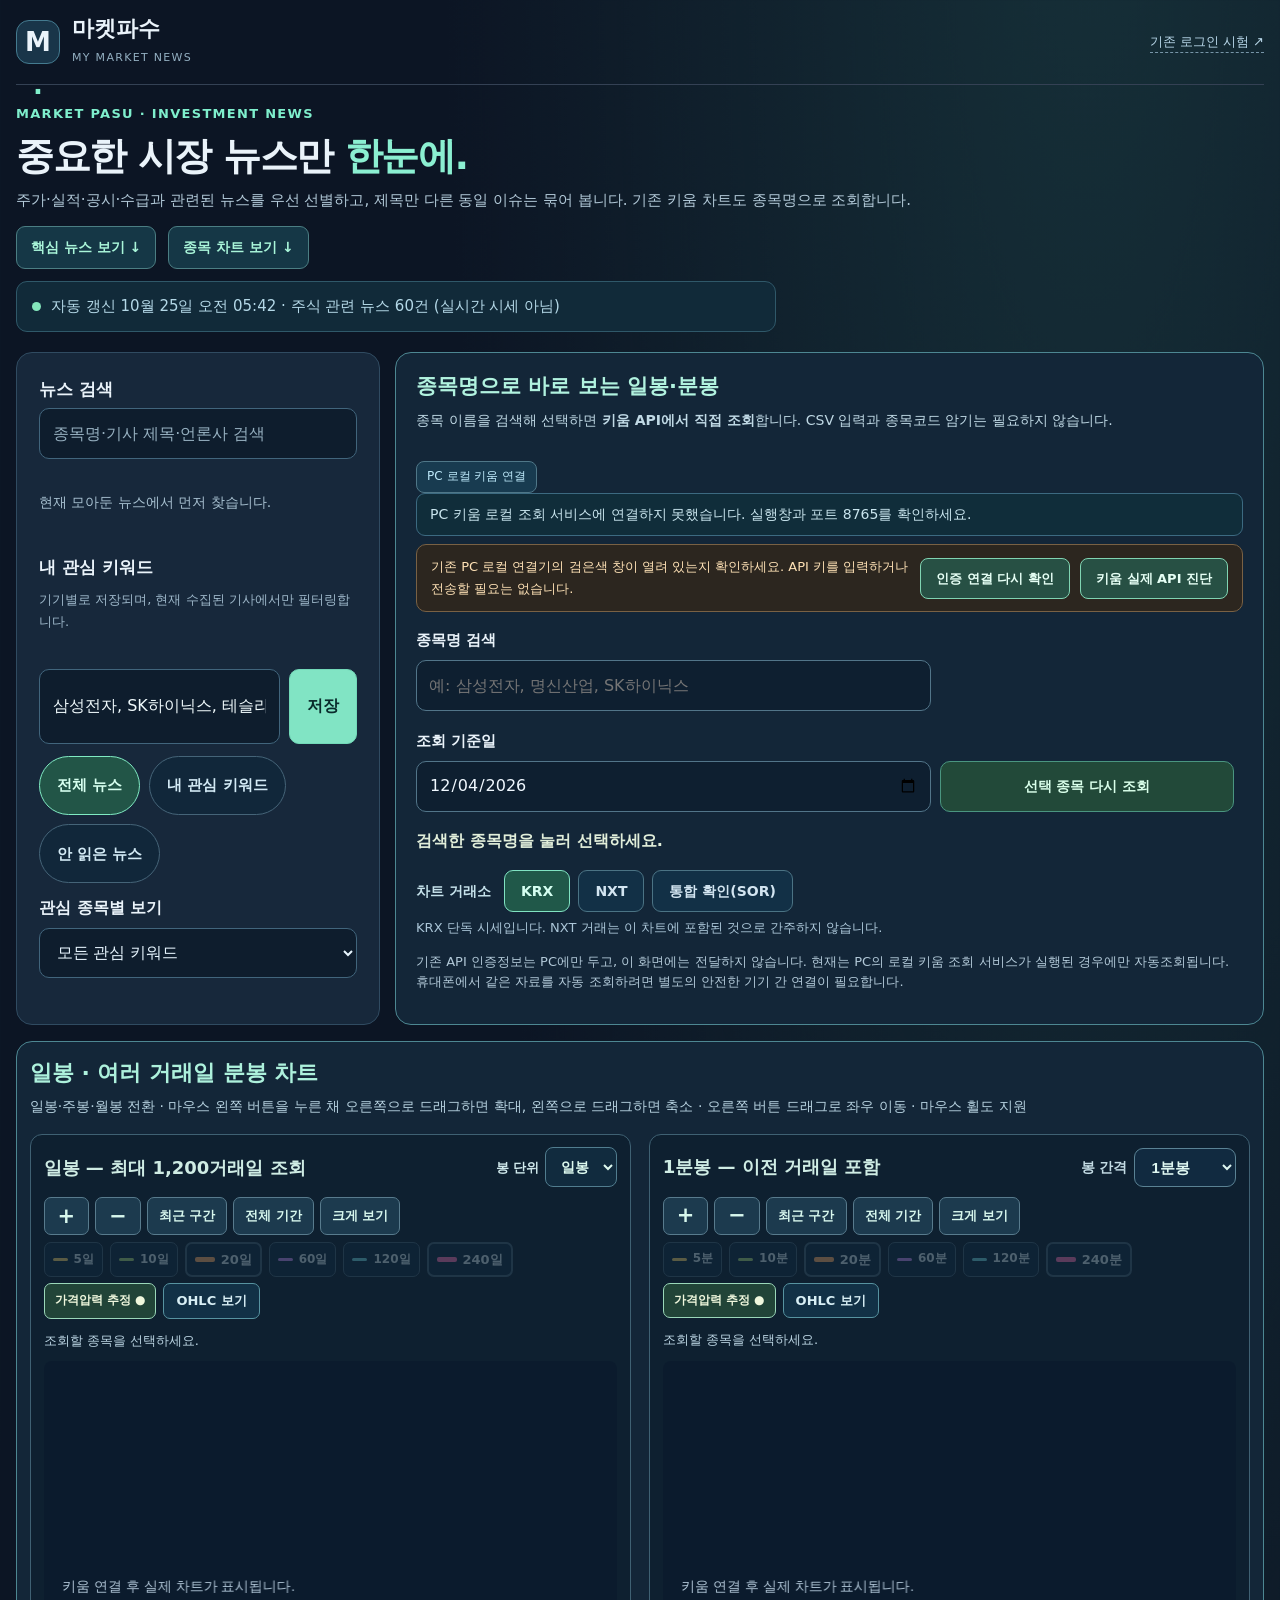
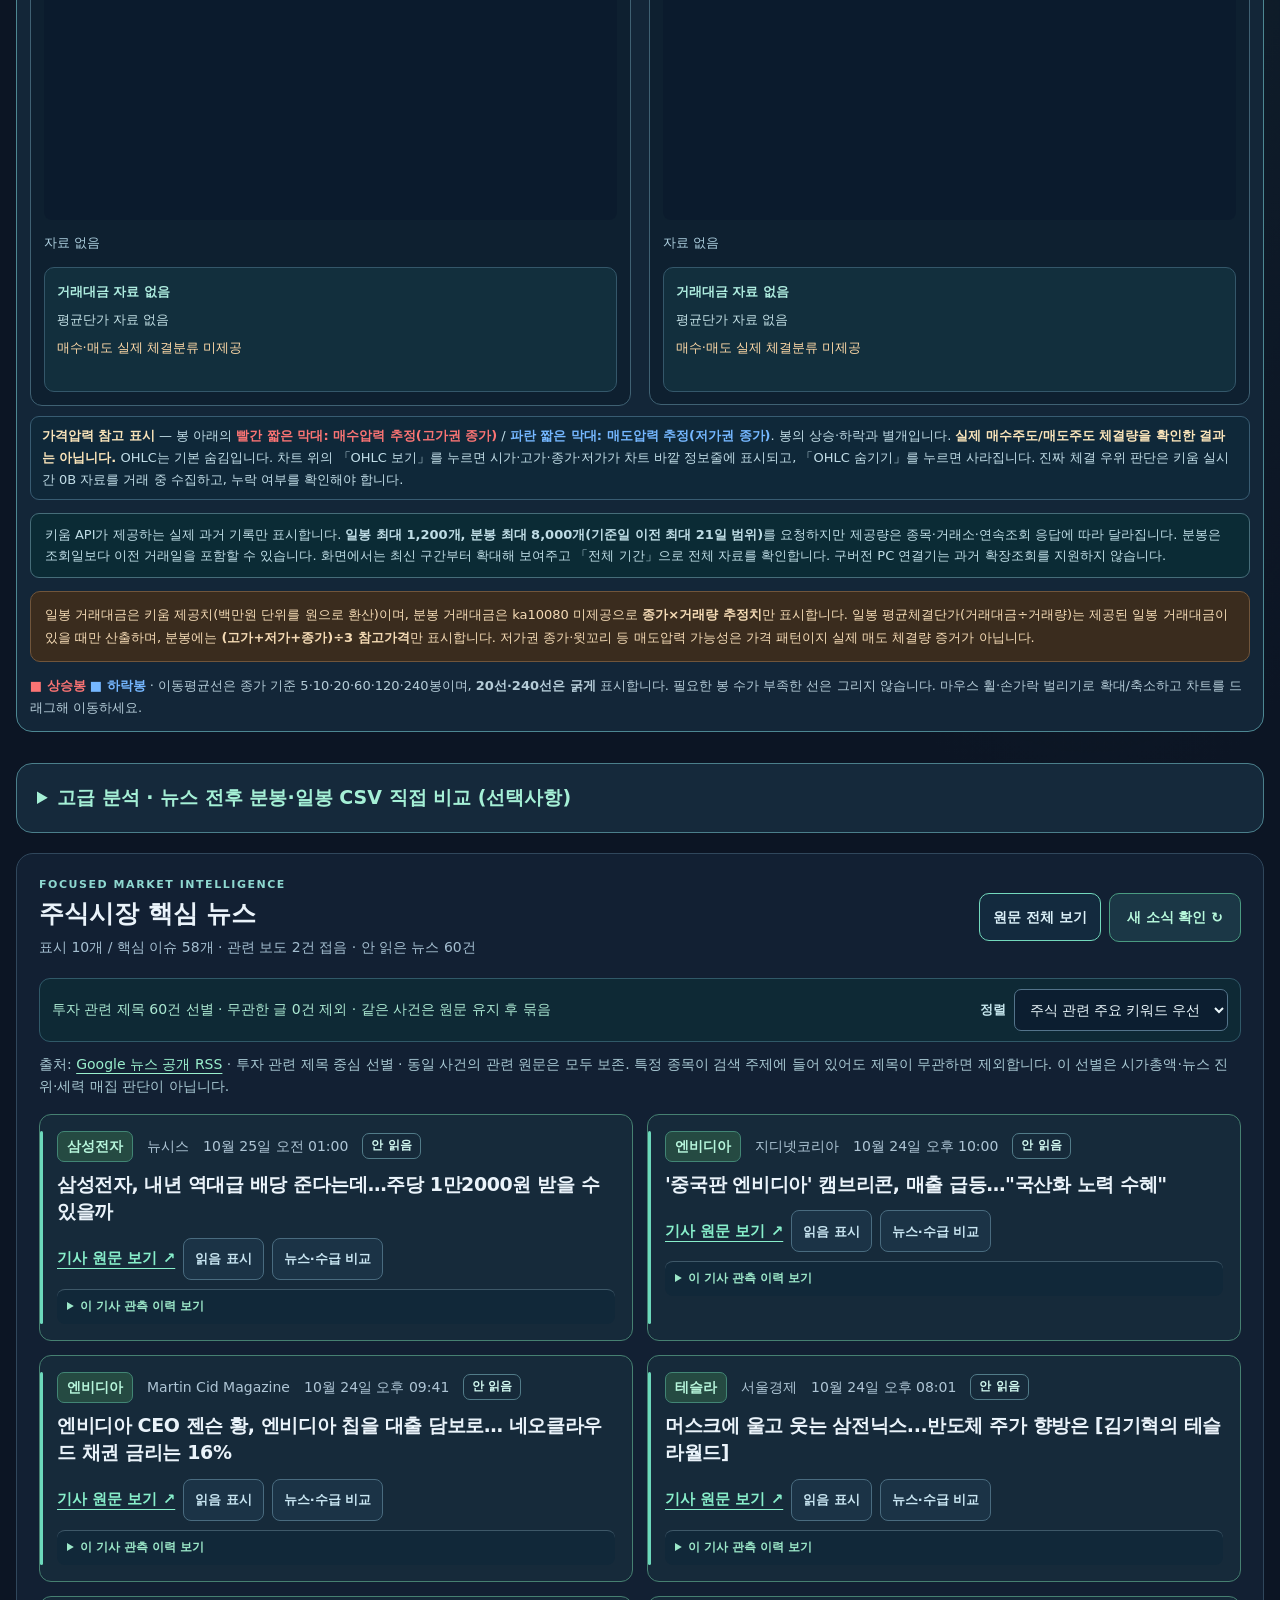
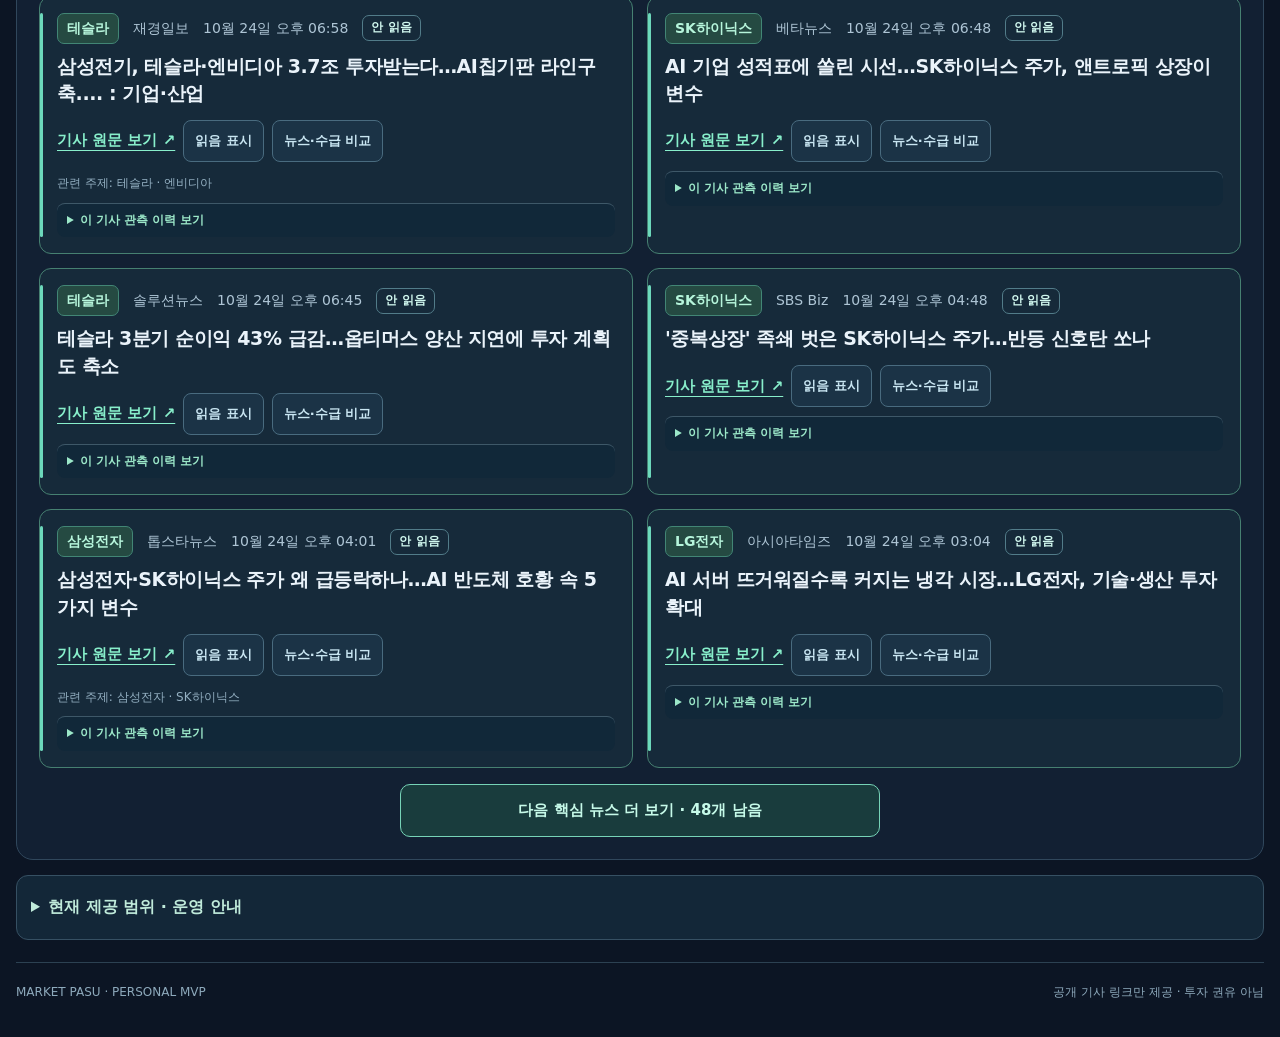
<file: market/index.html>
<!doctype html>
<html lang="ko">
<head>
<meta charset="utf-8">
<meta name="viewport" content="width=device-width,initial-scale=1,viewport-fit=cover">
<meta name="theme-color" content="#0c1524">
<meta name="description" content="마켓파수 — 종목 중심 핵심 시장뉴스, 중복 보도 묶기, 키움 일봉·분봉 보기">
<title>마켓파수 | 나의 시장 뉴스</title>
<link rel="stylesheet" href="./market.css">
<script type="module" src="./market.js"></script>
</head>
<body>
<div class="app">
  <header class="header">
    <div class="brand"><span class="brand-mark">M<span>.</span></span><div><strong>마켓파수</strong><small>MY MARKET NEWS</small></div></div>
    <a class="trial-link" href="../integrated-v03/">기존 로그인 시험 <span aria-hidden="true">↗</span></a>
  </header>
  <main>
    <section class="intro">
      <p class="eyebrow">MARKET PASU · INVESTMENT NEWS</p>
      <h1>중요한 시장 뉴스만 <em>한눈에.</em></h1>
      <p>주가·실적·공시·수급과 관련된 뉴스를 우선 선별하고, 제목만 다른 동일 이슈는 묶어 봅니다. 기존 키움 차트도 종목명으로 조회합니다.</p>
      <nav class="quick-nav" aria-label="빠른 화면 이동">
        <a href="#feed-heading">핵심 뉴스 보기 ↓</a>
        <a href="#auto-chart-title">종목 차트 보기 ↓</a>
      </nav>
      <div class="state-line"><span class="dot" aria-hidden="true"></span><span id="feed-status" role="status">실제 뉴스 목록 불러오는 중…</span></div>
    </section>
    <section class="controls" aria-label="관심 뉴스 검색">
      <label class="field" for="search"><strong>뉴스 검색</strong><input id="search" type="search" placeholder="종목명·기사 제목·언론사 검색" autocomplete="off"></label>
      <p class="search-note">현재 모아둔 뉴스에서 먼저 찾습니다. <a id="external-news" href="https://news.google.com/" target="_blank" rel="noopener noreferrer" hidden>Google 뉴스에서 더 찾아보기 ↗</a></p>
      <div class="watch-head"><label for="watchlist"><strong>내 관심 키워드</strong><small>기기별로 저장되며, 현재 수집된 기사에서만 필터링합니다.</small></label></div>
      <div class="watch-row"><input id="watchlist" type="text" maxlength="200" placeholder="예: 명신산업, 테슬라, 삼성전자" autocomplete="off"><button id="save-watch" type="button">저장</button></div>
      <div class="chips" role="group" aria-label="보기 방식">
        <button class="chip selected" data-filter="all" type="button" aria-pressed="true">전체 뉴스</button>
        <button class="chip" data-filter="watch" type="button" aria-pressed="false">내 관심 키워드</button>
        <button class="chip" data-filter="unread" type="button" aria-pressed="false">안 읽은 뉴스</button>
      </div>
      <label class="focus-field" for="keyword-focus"><strong>관심 종목별 보기</strong><select id="keyword-focus" aria-label="관심 종목 선택"><option value="">모든 관심 키워드</option></select></label>
    </section>
    <section class="stock-lookup" aria-labelledby="auto-chart-title">
      <div class="auto-chart-header">
        <div>
          <h2 id="auto-chart-title">종목명으로 바로 보는 일봉·분봉</h2>
          <p>종목 이름을 검색해 선택하면 <strong>키움 API에서 직접 조회</strong>합니다. CSV 입력과 종목코드 암기는 필요하지 않습니다.</p>
        </div>
        <span class="pc-only-label">PC 로컬 키움 연결</span>
      </div>
      <div id="auto-chart-connection" class="chart-connection" role="status">PC 키움 서비스 연결 확인 전</div>
      <div class="auth-diagnostics" id="chart-auth-diagnostics" hidden>
        <p id="chart-auth-explanation"></p>
        <button type="button" id="chart-auth-recheck">인증 연결 다시 확인</button>
        <button type="button" id="chart-live-diagnose">키움 실제 API 진단</button>
        <p id="chart-live-result" role="status" hidden></p>
      </div>
      <div class="auto-chart-search">
        <label for="chart-stock-name"><strong>종목명 검색</strong>
          <input id="chart-stock-name" type="search" autocomplete="off" placeholder="예: 삼성전자, 명신산업, SK하이닉스" spellcheck="false">
        </label>
        <div id="chart-symbol-results" class="symbol-results" role="listbox" aria-label="종목 검색 결과"></div>
        <label for="chart-date"><strong>조회 기준일</strong>
          <input id="chart-date" type="date">
        </label>
        <button id="chart-refresh" type="button">선택 종목 다시 조회</button>
      </div>
      <p id="chart-selected" class="chart-selected">검색한 종목명을 눌러 선택하세요.</p>
      <div class="chart-exchange" role="group" aria-label="조회 거래소">
        <span class="chart-exchange-label">차트 거래소</span>
        <button type="button" data-exchange="KRX" class="selected" aria-pressed="true">KRX</button>
        <button type="button" data-exchange="NXT" aria-pressed="false">NXT</button>
        <button type="button" data-exchange="SOR" aria-pressed="false">통합 확인(SOR)</button>
      </div>
      <p id="chart-market-note" class="chart-market-note">키움 KRX 차트 표시 중입니다. NXT 또는 SOR 자료는 해당 버튼을 눌러 별도 조회합니다. SOR 조회만으로 KRX+NXT 거래량 완전 합산이 검증되는 것은 아닙니다.</p>
      <p class="chart-security-note">기존 API 인증정보는 PC에만 두고, 이 화면에는 전달하지 않습니다. 현재는 PC의 로컬 키움 조회 서비스가 실행된 경우에만 자동조회됩니다. 휴대폰에서 같은 자료를 자동 조회하려면 별도의 안전한 기기 간 연결이 필요합니다.</p>
    </section>
    <section class="auto-chart-panel charts-wide" aria-label="일봉과 분봉 전체 폭 차트">
      <div class="chart-wide-heading">
        <div><h2>일봉 · 여러 거래일 분봉 차트</h2><p>일봉·주봉·월봉 전환 · 마우스 왼쪽 버튼을 누른 채 오른쪽으로 드래그하면 확대, 왼쪽으로 드래그하면 축소 · 오른쪽 버튼 드래그로 좌우 이동 · 마우스 휠도 지원</p></div>
      </div>
      <div class="chart-grids">
        <section class="market-chart" id="chart-daily" aria-labelledby="chart-daily-label">
          <div class="chart-head">
            <h3 id="chart-daily-label">일봉 — 최대 1,200거래일 조회</h3>
            <label class="daily-period-select" for="chart-daily-period">봉 단위
              <select id="chart-daily-period" aria-label="일봉 주봉 월봉 선택">
                <option value="daily">일봉</option>
                <option value="weekly">주봉</option>
                <option value="monthly">월봉</option>
              </select>
            </label>
            <div class="chart-buttons">
              <button type="button" class="chart-plus" aria-label="일봉 확대">+</button>
              <button type="button" class="chart-minus" aria-label="일봉 축소">−</button>
              <button type="button" class="chart-reset">전체 보기</button>
              <button type="button" class="chart-expand">크게 보기</button>
            </div>
          </div>
          <p id="chart-daily-status" class="chart-status">조회할 종목을 선택하세요.</p>
          <div class="chart-area"><canvas aria-label="일봉 캔들·거래량 차트"></canvas></div>
          <p class="chart-detail">자료 없음</p>
          <div class="bar-insights" aria-live="polite">
            <p class="insights-turnover">거래대금 자료 없음</p>
            <p class="insights-average">평균단가 자료 없음</p>
            <p class="insights-pressure">매수·매도 실제 체결분류 미제공</p>
          </div>
        </section>
        <section class="market-chart" id="chart-minute" aria-labelledby="chart-minute-label">
          <div class="chart-head">
            <h3 id="chart-minute-label">1분봉 — 이전 거래일 포함</h3>
            <label class="minute-period-select" for="chart-minute-period">봉 간격
              <select id="chart-minute-period" aria-label="분봉 시간 간격">
                <option value="1">1분봉</option><option value="3">3분봉</option>
                <option value="5">5분봉</option><option value="10">10분봉</option>
                <option value="15">15분봉</option><option value="30">30분봉</option>
                <option value="60">60분봉</option><option value="120">120분봉</option>
              </select>
            </label>
            <div class="chart-buttons">
              <button type="button" class="chart-plus" aria-label="분봉 확대">+</button>
              <button type="button" class="chart-minus" aria-label="분봉 축소">−</button>
              <button type="button" class="chart-reset">전체 보기</button>
              <button type="button" class="chart-expand">크게 보기</button>
            </div>
          </div>
          <p id="chart-minute-status" class="chart-status">조회할 종목을 선택하세요.</p>
          <div class="chart-area"><canvas aria-label="1분봉 캔들·거래량 차트"></canvas></div>
          <p class="chart-detail">자료 없음</p>
          <div class="bar-insights" aria-live="polite">
            <p class="insights-turnover">거래대금 자료 없음</p>
            <p class="insights-average">평균단가 자료 없음</p>
            <p class="insights-pressure">매수·매도 실제 체결분류 미제공</p>
          </div>
        </section>
      </div>
      <p class="chart-pressure-legend"><strong>가격압력 참고 표시</strong> — 봉 아래의 <span class="chart-red">빨간 짧은 막대: 매수압력 추정(고가권 종가)</span> / <span class="chart-blue">파란 짧은 막대: 매도압력 추정(저가권 종가)</span>. 봉의 상승·하락과 별개입니다. <strong>실제 매수주도/매도주도 체결량을 확인한 결과는 아닙니다.</strong> OHLC는 기본 숨김입니다. 차트 위의 「OHLC 보기」를 누르면 시가·고가·종가·저가가 차트 바깥 정보줄에 표시되고, 「OHLC 숨기기」를 누르면 사라집니다. 진짜 체결 우위 판단은 키움 실시간 0B 자료를 거래 중 수집하고, 누락 여부를 확인해야 합니다.</p>
      <p class="chart-history-note">키움 API가 제공하는 실제 과거 기록만 표시합니다. <strong>일봉 최대 1,200개, 분봉 최대 8,000개(기준일 이전 최대 21일 범위)</strong>를 요청하지만 제공량은 종목·거래소·연속조회 응답에 따라 달라집니다. 분봉은 조회일보다 이전 거래일을 포함할 수 있습니다. 화면에서는 최신 구간부터 확대해 보여주고 「전체 기간」으로 전체 자료를 확인합니다. 구버전 PC 연결기는 과거 확장조회를 지원하지 않습니다.</p>
      <p class="chart-method-warning">일봉 거래대금은 키움 제공치(백만원 단위를 원으로 환산)이며, 분봉 거래대금은 ka10080 미제공으로 <strong>종가×거래량 추정치</strong>만 표시합니다. 일봉 평균체결단가(거래대금÷거래량)는 제공된 일봉 거래대금이 있을 때만 산출하며, 분봉에는 <strong>(고가+저가+종가)÷3 참고가격</strong>만 표시합니다. 저가권 종가·윗꼬리 등 매도압력 가능성은 가격 패턴이지 실제 매도 체결량 증거가 아닙니다.</p>
      <p class="chart-legend"><span class="chart-red">■ 상승봉</span> <span class="chart-blue">■ 하락봉</span> · 이동평균선은 종가 기준 5·10·20·60·120·240봉이며, <strong>20선·240선은 굵게</strong> 표시합니다. 필요한 봉 수가 부족한 선은 그리지 않습니다. 마우스 휠·손가락 벌리기로 확대/축소하고 차트를 드래그해 이동하세요.</p>
    </section>
    <details id="money-flow-panel" class="flow-panel">
      <summary>고급 분석 · 뉴스 전후 분봉·일봉 CSV 직접 비교 (선택사항)</summary>
      <div class="flow-body">
        <p>뉴스가 나오기 <strong>2시간 전부터 이후 30분까지</strong> 가격·거래량·거래대금과 체결 방향을 분석합니다. 이 기능은 현재 내 PC·휴대폰 브라우저에서만 실행됩니다.</p>
        <p class="flow-warning">뉴스 시간은 Google 뉴스 RSS 게시시각이므로 최초 보도시각이 아닐 수 있습니다. 결과는 매집·세력·시세조종의 확정 판정이 아닙니다.</p>
        <form id="flow-form" class="flow-form">
          <label for="flow-article"><strong>분석할 뉴스</strong>
            <select id="flow-article" required><option value="">위 뉴스 목록이 불러와진 뒤 선택하세요</option></select>
          </label>
          <label for="flow-ticker"><strong>종목코드 (직접 확인)</strong>
            <input id="flow-ticker" type="text" maxlength="12" placeholder="예: 005930" autocomplete="off" required>
          </label>
          <p id="flow-stock-hint" class="flow-note" role="status">뉴스를 선택하면 제목에 언급된 종목 후보를 제안합니다. 후보는 종목 확인이 아니며, 분석 전에 직접 검증해야 합니다.</p>
          <label for="flow-file"><strong>1분봉 CSV 파일 또는 아래에 내용 붙여넣기</strong>
            <input id="flow-file" type="file" accept=".csv,text/csv">
          </label>
          <label for="flow-paste"><strong>분봉 데이터 (처리 후 서버로 전송하지 않음)</strong>
            <textarea id="flow-paste" rows="5" spellcheck="false" placeholder="일시,종목코드,시가,고가,저가,종가,거래량,거래대금,매수주도체결량,매도주도체결량"></textarea>
          </label>
          <label class="flow-check"><input id="flow-kst" type="checkbox" checked> CSV에 시간대 표기가 없으면 한국시간(KST, UTC+09:00)으로 해석</label>
          <label class="flow-check"><input id="flow-match" type="checkbox" required> 선택한 뉴스와 CSV의 종목이 같은지 직접 확인했습니다.</label>
          <label class="flow-check"><input id="flow-side" type="checkbox"> CSV의 매수·매도 체결량은 실제 매수·매도 주도 체결 분류값임을 확인했습니다. (미확인 시 해당 지표 제외)</label>
          <label class="flow-check"><input id="flow-remember" type="checkbox"> 분석한 분봉 데이터를 <strong>이 기기의 브라우저에 저장</strong>해 이후 같은 종목 뉴스에서도 재사용합니다. (선택사항)</label>
          <div class="flow-cache-actions">
            <button id="flow-clear" type="button" class="flow-delete">이 종목의 저장 분봉 삭제</button>
          </div>
          <p id="flow-cache-status" class="flow-cache-status" role="status">저장된 분봉은 아직 불러오지 않았습니다. 저장 기능은 기기별로 작동하며 외부 서버에는 전송하지 않습니다.</p>
          <button class="flow-run" type="submit">뉴스 전후 수급 비교하기</button>
        </form>
        <section class="daily-study" aria-labelledby="daily-study-title">
          <h3 id="daily-study-title">뉴스 이전 몇 주간의 일봉 · 가격대 방어 분석</h3>
          <p>선택된 기사와 같은 종목의 <strong>최근 최대 60거래일</strong>을 분석합니다. 뉴스 당일과 이후 일봉은 포함하지 않습니다. 과거 가격대에 반복적으로 접근한 뒤 다시 반등했는지 확인합니다.</p>
          <form id="daily-form" class="flow-form">
            <label for="daily-file"><strong>키움 일봉 CSV (ka10081) 선택</strong>
              <input id="daily-file" type="file" accept=".csv,text/csv">
            </label>
            <label for="daily-paste"><strong>또는 일봉 CSV 붙여넣기</strong>
              <textarea id="daily-paste" rows="4" spellcheck="false" placeholder="일자,종목코드,시가,고가,저가,종가,거래량,거래대금"></textarea>
            </label>
            <label class="flow-check"><input id="daily-adjusted" type="checkbox"> 데이터의 수정주가 연속성 및 주식분할·권리락 여부를 확인했습니다. (미확인 시 해석 보류)</label>
            <button class="flow-run" type="submit">뉴스 이전 20~60거래일 분석하기</button>
          </form>
          <div id="daily-result" class="flow-result" aria-live="polite">일봉 자료가 없습니다. 키움 일봉 CSV를 선택하면 뉴스 이전 수급 흔적을 검토할 수 있습니다.</div>
          <p class="flow-note">일봉은 어느 투자자가 실제 주식을 매수했는지 보여주지 않습니다. 가격대 방어가 보이더라도 사전 정보 이용이나 시세조종으로 단정하지 않습니다. 기준 가격대는 이전 구간에서 설정하고 이후 구간에서 재검증합니다.</p>
        </section>
        <section id="cross-evidence" class="cross-evidence" aria-labelledby="cross-evidence-title">
          <h3 id="cross-evidence-title">일봉 + 분봉 공동 관측 결과</h3>
          <p>같은 뉴스·같은 종목을 대상으로 일봉과 분봉을 각각 분석하면 결과를 나란히 비교합니다. <strong>뉴스 최초 보도시각이 미확인된 경우에는 판단을 보류</strong>합니다.</p>
          <div id="cross-evidence-result" class="flow-result" aria-live="polite">일봉과 분봉 분석을 각각 실행하면 공동 관측 결과가 여기에 표시됩니다.</div>
        </section>
        <details class="flow-example">
          <summary>CSV 예시와 데이터 기준 보기</summary>
          <pre>일시,종목코드,시가,고가,저가,종가,거래량,거래대금,매수주도체결량,매도주도체결량
2026-10-22 09:00,005930,100,101,99,100,250,25000,180,70
2026-10-22 09:01,005930,100,102,99,101,320,32000,200,120</pre>
          <p>위 예시는 열 형식 설명용 가상 데이터입니다. 유효한 판정을 하려면 해당 뉴스 시각 전후에 연속된 실제 1분봉이 충분히 있어야 합니다. 원문 게시시각, 종목, 매수·매도 주도 체결량의 출처를 검증하지 못한 경우 그 한계를 표시합니다.</p>
          <p>개인용 브라우저 저장은 선택한 분봉만 최대 12개 거래일 자료로 제한하며 기기 간 동기화되지 않습니다. 브라우저 데이터 삭제나 시크릿 모드에서는 보존되지 않을 수 있습니다. 공용 PC에서는 저장하지 마세요.</p>
        </details>
        <div id="flow-result" class="flow-result" aria-live="polite"><p>분봉 자료가 아직 없습니다. 뉴스와 CSV를 선택하면 분석을 시작할 수 있습니다.</p></div>
      </div>
    </details>
    <section class="feed" aria-labelledby="feed-heading">
      <div class="feed-heading">
        <div><p class="section-eyebrow">FOCUSED MARKET INTELLIGENCE</p><h2 id="feed-heading">주식시장 핵심 뉴스</h2><p id="count" aria-live="polite">불러오는 중…</p></div>
        <div class="feed-actions"><button id="group-toggle" type="button" class="group-toggle" aria-pressed="true">원문 전체 보기</button><button id="refresh" type="button" class="refresh">새 소식 확인 <span aria-hidden="true">↻</span></button></div>
      </div>
      <div class="news-quality-toolbar">
        <p id="quality-status" class="quality-status" aria-live="polite">종목·증시·실적 관련 기사만 선별합니다.</p>
        <label for="news-sort">정렬
          <select id="news-sort"><option value="priority">주식 관련 주요 키워드 우선</option><option value="latest">최신순</option></select>
        </label>
      </div>
      <p class="history-caption">출처: <a href="https://news.google.com/" target="_blank" rel="noopener noreferrer">Google 뉴스 공개 RSS</a> · 투자 관련 제목 중심 선별 · 동일 사건의 관련 원문은 모두 보존. 특정 종목이 검색 주제에 들어 있어도 제목이 무관하면 제외합니다. 이 선별은 시가총액·뉴스 진위·세력 매집 판단이 아닙니다.</p>
      <div id="articles" class="articles"></div>
      <button id="show-more-news" class="show-more-news" type="button" hidden>핵심 뉴스 더 보기</button>
      <div id="empty" class="empty" hidden>
        <strong>표시할 기사가 없습니다.</strong>
        <p>종목명 검색어를 지우거나 관심 키워드를 다시 선택하세요. 투자 관련도가 낮은 기사와 블로그 글은 제외됩니다.</p>
      </div>
    </section>
    <details class="details">
      <summary>현재 제공 범위 · 운영 안내</summary>
      <p>Google 뉴스 RSS는 뉴스 검색 중계 출처입니다. 검색 주제와 무관한 블로그·시승기·일반 생활기사는 제목·발행처 기준으로 제외하고, 추적 중인 주요 기업·시장 관련 제목을 선별합니다. 소형주 전체를 나쁜 종목으로 단정하는 필터는 아닙니다. 동일 사건 추정 묶음은 원문을 보존하나 실제 기사 내용·재탕 의도를 확정하지 않습니다. 모든 원문을 보려면 「원문 전체 보기」를 누르세요.</p>
      <p>이 화면은 공개 기사 제목·발행처·발행시각·원문 링크만 제공합니다. 뉴스 원문은 언론사 사이트에서 읽습니다. 각 기사에 대한 사실 확인, 제목 변경·재노출 판정, 투자 추천을 제공하지 않습니다.</p>
      <p>뉴스 파일은 GitHub Pages에서 제공되며 주기적 공개 RSS 수집 작업으로 갱신하도록 설계했습니다. 갱신 실패 시 과거 목록이 남을 수 있습니다. <strong>반드시 ‘기사 기준일’을 확인하세요.</strong> 새 소식 버튼은 기존 파일을 다시 읽는 기능으로, 즉시 외부 뉴스를 새로 수집하지는 않습니다.</p>
      <p>「기사 관측 이력」의 처음·최근 날짜는 마켓파수가 RSS에서 확인한 날입니다. 기사 최초 보도일, 실제 재발행, 언론사 원문 삭제 시점이 아닙니다. 관측 기록은 최근 30일 범위에서만 유지합니다.</p>
      <p>읽음 표시는 기사 원문 링크를 누르거나 「읽음 표시」 버튼을 누르면 기록됩니다. 새로 추가된 기사 표시는 이 기기에서 이전에 받아본 목록과 비교한 결과이며, 발행 시점의 속보를 뜻하지 않습니다.</p>
      <p>시세 데이터 자동 연결을 위해서는 증권사 시세 API의 이용자 인증 및 제공 조건을 별도로 확인해야 합니다. API 키를 공개 GitHub 웹페이지에 저장하지 않으며, 현재 시세 자동수집은 활성화하지 않았습니다.</p>
      <p>관심 키워드와 읽음 표시는 현재 브라우저에만 저장되며 다른 PC·휴대폰과 동기화되지 않습니다. 가입·결제·Firebase 운영 데이터 조회·AI API·텔레그램 발송은 이 화면에서 하지 않습니다. 기존 인증 시험은 상단 링크로 계속 이용할 수 있습니다.</p>
    </details>
  </main>
  <footer>MARKET PASU · PERSONAL MVP <span>공개 기사 링크만 제공 · 투자 권유 아님</span></footer>
</div>
</body>
</html>
</file>
<file: site.css>
:root{font-family:"Apple SD Gothic Neo","Malgun Gothic","Noto Sans KR",system-ui,sans-serif;color:#ebf3fa;background:#0c1524;font-synthesis:none;line-height:1.6}*{box-sizing:border-box}html{scroll-behavior:smooth}body{margin:0;min-width:280px;min-height:100vh;background:radial-gradient(ellipse 65% 40% at 82% -8%,rgba(68,116,188,.17),transparent),#0c1524}button,input,select{font:inherit}button{cursor:pointer}button:focus-visible,input:focus-visible,select:focus-visible,a:focus-visible{outline:2px solid #85f1d0;outline-offset:3px}.app-shell{max-width:1270px;padding:0 34px;margin:0 auto}.topbar{height:92px;border-bottom:1px solid #27374d;display:flex;justify-content:space-between;align-items:center;gap:12px}.brand{display:flex;align-items:center;text-decoration:none;gap:12px;color:inherit}.brandmark{height:45px;width:45px;border:1px solid #457c9e;background:#142c44;border-radius:14px;color:#ebf9ff;display:grid;place-items:center;font-weight:900;font-size:26px}.brandmark span{color:#67dec5}.brandcopy{display:flex;flex-direction:column}.brandcopy strong{font-size:19px;letter-spacing:-.5px}.brandcopy small{font-size:10px;letter-spacing:1.6px;color:#84a1b7}.status-pill{white-space:nowrap;border-radius:30px;padding:8px 12px;background:#3c321e;border:1px solid #7d6944;color:#ffe0a0;font-size:12px;font-weight:700;display:flex;align-items:center;gap:7px}.signal{height:7px;width:7px;border-radius:50%;background:#ffce78}.disclaimer{display:flex;align-items:center;gap:20px;margin-top:27px;padding:14px 20px;background:#262c29;border:1px solid #6c7052;border-radius:13px}.disclaimer strong{white-space:nowrap;color:#ffe0a0}.disclaimer p{margin:0;color:#cfdae2;font-size:13px}.disclaimer b{color:#ffe0a0}.hero{display:grid;grid-template-columns:1.5fr .7fr;align-items:center;gap:18px;min-height:330px;padding:47px 4px 50px}.overline{font-size:11px;letter-spacing:2px;font-weight:800;color:#7fdcbb;display:flex;align-items:center;gap:8px}.overline-line{display:inline-block;height:1px;width:24px;background:#7fdcbb}.hero h1{font-size:clamp(35px,4.25vw,58px);line-height:1.3;letter-spacing:-2.5px;margin:20px 0 14px;font-weight:800}.hero h1 em{color:#7fdcbb;font-style:normal}.hero p{font-size:15px;color:#a3b5c4;line-height:1.85;margin:0 0 23px;max-width:575px}.hero-actions{display:flex;flex-wrap:wrap;align-items:center;gap:13px}.primary{border:1px solid #84efcc;border-radius:10px;color:#092b29;background:#84efcc;padding:13px 21px;min-height:49px;font-weight:800}.primary:hover{background:#b2ffe6}.account-note{font-size:12px;color:#92abc0}.hero-right{display:flex;align-items:center;flex-direction:column;gap:15px}.hero-right p{color:#849fb3;letter-spacing:1.1px;font-size:10px;white-space:nowrap;margin:0}.orb{height:208px;width:208px;border:1px solid #356879;border-radius:50%;background:radial-gradient(circle,#244c55 0%,#142c37 37%,#101d30 65%);display:grid;place-items:center;position:relative;box-shadow:0 0 80px #4aa6a926,inset 0 0 60px #71d7c611}.orb:before,.orb:after{content:"";position:absolute;border:1px solid #2e636c;border-radius:50%}.orb:before{inset:20px}.orb:after{inset:38px;border-style:dashed}.orb-ring{position:absolute;inset:-9px;border:1px solid #2a505b;border-radius:50%}.orb-center{z-index:1;color:#b2ffea;font-size:31px;font-weight:900;letter-spacing:5px;text-align:center}.orb-center span{font-size:11px;letter-spacing:4px;display:block;color:#85c4b3}.overview{display:grid;grid-template-columns:repeat(4,minmax(0,1fr));gap:14px;padding-bottom:38px}.metric{border:1px solid #2b3b51;border-radius:15px;background:linear-gradient(150deg,#172338,#121f31);padding:20px 22px;min-height:140px}.metric-label{display:flex;justify-content:space-between;color:#aabccb;font-size:13px;font-weight:700}.metric-label small{color:#66859a}.metric strong{display:block;font-size:39px;line-height:1.5;color:#edf6fc}.metric>small{color:#7591a7;font-size:11px}.feed{border:1px solid #2b3c52;border-radius:18px;background:#121f31;padding:28px;margin-bottom:28px}.section-heading{display:flex;justify-content:space-between;align-items:center;gap:20px;margin-bottom:21px}.overline.tight{font-size:10px;letter-spacing:1.8px}.section-heading h2{font-size:27px;letter-spacing:-.8px;margin:3px 0 0}.ghost{border:1px solid #38516b;background:#192e42;color:#cfe6f3;border-radius:9px;padding:10px 13px;font-size:12px;font-weight:700}.ghost:hover{border-color:#88d9c4}.search-intro{display:flex;gap:14px;align-items:center;margin-bottom:12px}.search-intro strong{font-size:13px;white-space:nowrap}.search-intro span{font-size:12px;color:#93a9bb}.filters{display:grid;grid-template-columns:170px minmax(0,1fr) 195px;gap:10px}.field{display:flex;flex-direction:column;gap:5px}.field span{font-size:11px;color:#8eabbb}.field input,.field select{min-height:46px;width:100%;color:#e5f3fc;background:#0e1a2b;border:1px solid #365069;border-radius:9px;padding:0 12px;outline:0}.field input:focus,.field select:focus{border-color:#84efcc}.field input::placeholder{color:#67859c}.feed-subline{display:flex;justify-content:space-between;gap:12px;font-size:11px;color:#8ca7bc;margin:17px 0 9px}.notice{padding:12px 15px;background:#10283a;border:1px solid #315166;border-radius:9px;color:#bfd5e4;font-size:12px;margin:0 0 16px}.article-list{display:grid;gap:11px}.article{border:1px solid #304056;border-radius:12px;background:#111b2b;padding:17px 18px}.article-top{display:flex;flex-wrap:wrap;gap:7px;align-items:center;color:#829aae;font-size:11px}.tag{border:1px solid #3a6b66;border-radius:6px;padding:3px 7px;font-size:11px;font-weight:750;background:#203f41;color:#95edd5}.tag.changed{border-color:#a87f47;background:#4c362b;color:#fbd09e}.tag.repeat{border-color:#5573a0;background:#253550;color:#b1caff}.tag.normal{border-color:#506779;background:#253646;color:#c0d9e4}.article h3{font-size:18px;line-height:1.45;margin:12px 0 8px;letter-spacing:-.45px}.article p{font-size:13px;color:#a1b5c8;margin:0 0 10px}.article-stats{display:flex;flex-wrap:wrap;gap:8px 18px;color:#8ca7ba;font-size:11px}.article details{border-top:1px solid #2a3a4b;margin-top:13px;padding-top:10px;font-size:12px;color:#c2d6e1}.article summary{cursor:pointer;width:max-content;max-width:100%;color:#89d7c5;font-weight:700}.detail-grid{display:grid;grid-template-columns:repeat(3,minmax(0,1fr));gap:10px;margin:12px 0 2px}.detail-grid div{border:1px solid #30475a;border-radius:8px;padding:10px;background:#132439}.detail-grid small{display:block;color:#829db0}.detail-grid strong{font-size:12px}.empty-state{text-align:center;color:#c9d7e1;padding:44px}.empty-state p{color:#7f97a9}.next-steps{padding:25px 4px 54px}.next-steps h2{margin:6px 0 17px;font-size:25px}.steps{display:grid;grid-template-columns:repeat(3,1fr);gap:13px}.steps>div{border:1px solid #2b3c51;border-radius:13px;padding:17px;background:#131f31}.step-no{color:#78d9bb;display:block;font-size:12px;letter-spacing:1px;font-weight:750;margin-bottom:7px}.steps strong{color:#e6f4f8;font-size:15px}.steps p{margin:7px 0 0;color:#91a7ba;font-size:12px}footer{display:flex;justify-content:space-between;gap:12px;padding:20px 0 32px;border-top:1px solid #283b4e;font-size:11px;color:#7a94a7}footer b{color:#75ddb9}.muted{color:#9fb6c4}@media(max-width:900px){.hero-right{display:none}.hero{display:block;min-height:auto;padding:43px 0}.overview{grid-template-columns:repeat(2,minmax(0,1fr))}.filters{grid-template-columns:1fr 1fr}.search-field{grid-column:span 2;grid-row:1}.steps{grid-template-columns:1fr 1fr}.disclaimer{align-items:flex-start;flex-direction:column;gap:5px}}@media(max-width:580px){.app-shell{padding:0 16px}.topbar{height:76px}.brandmark{height:39px;width:39px;font-size:22px}.brandcopy strong{font-size:15px}.brandcopy small{font-size:8px;letter-spacing:.6px}.status-pill{padding:6px 8px;font-size:10px}.disclaimer{margin-top:17px;padding:13px}.hero{padding:39px 0 33px}.hero h1{font-size:36px;letter-spacing:-1.6px}.hero p{font-size:13px}.hero-actions{align-items:stretch}.account-note{width:100%}.overview{gap:9px;padding-bottom:24px}.metric{padding:14px;min-height:112px}.metric strong{font-size:30px}.metric-label{font-size:11px}.feed{padding:17px 14px;border-radius:13px}.section-heading h2{font-size:23px}.search-intro{align-items:start;flex-direction:column;gap:3px}.filters{grid-template-columns:1fr;gap:12px}.search-field{grid-column:auto;grid-row:auto}.feed-subline{flex-direction:column;gap:2px}.article{padding:14px}.article h3{font-size:16px}.detail-grid{grid-template-columns:1fr}.steps{grid-template-columns:1fr}footer{flex-direction:column}.primary{width:100%}}@media(prefers-reduced-motion:reduce){html{scroll-behavior:auto}}
</file>
<file: integrated-v01/integrated.css>
.integrated .integrated-hero{min-height:270px;padding-top:34px;padding-bottom:30px}
.integrated .integrated-hero h1{font-size:clamp(30px,3.4vw,45px);line-height:1.28;margin:18px 0 12px}
.integrated .integrated-hero p{margin-bottom:18px}
.source-selector{display:flex;gap:10px;flex-wrap:wrap}
.source-button{font:inherit;border-radius:10px;border:1px solid #3d6174;padding:12px 19px;background:#172b41;color:#bad1dd;min-height:48px;font-weight:750}
.source-button.current{background:#86edd0;color:#0b3430;border-color:#86edd0}
.source-button:focus-visible{outline:2px solid #8cf8d8;outline-offset:2px}
.small-orb{width:162px;height:162px}.small-orb .orb-center{font-size:24px}
.auth-panel{padding:24px;margin-bottom:28px;border:1px solid #3e7669;border-radius:17px;background:#17283b}
.auth-heading{display:flex;gap:20px;justify-content:space-between;align-items:center}
.auth-heading h2{margin:6px 0 4px;font-size:23px}
.auth-chip{font-size:12px;font-weight:750;border:1px solid #587a8e;border-radius:30px;padding:6px 12px;white-space:nowrap;color:#b5d7e6}
.auth-chip.approved{border-color:#58aa8c;color:#a4f4d8}
.auth-chip.denied{border-color:#bd8a55;color:#ffd9a6}
.auth-panel p{color:#b5ccd9;font-size:13px}
#auth-info{margin:12px 0;background:#102d40;border:1px solid #2f596d;padding:11px 13px;border-radius:9px}
#account-state{font-weight:700;color:#dbebf2}
.uid-line{display:flex;gap:12px;align-items:center;flex-wrap:wrap;padding:10px 0}
.uid-line>span{font-size:12px;color:#9bb6c9}
.uid-line code{font-size:12px;max-width:100%;overflow-wrap:anywhere;color:#b0e8d7}
.uid-line .ghost{padding:8px 12px}
.auth-actions{display:flex;gap:8px;flex-wrap:wrap;margin-top:9px}
.auth-actions .ghost,.auth-actions .primary{min-height:45px}
.integrated button:disabled{opacity:.48;cursor:not-allowed}
.auth-hint{max-width:780px}
.trial-feedback{min-height:38px;padding:11px 13px;background:#113046;border:1px solid #3b6075;border-radius:9px;white-space:pre-wrap}
.integrated .empty-state[hidden],.integrated .auth-panel[hidden]{display:none!important}
@media(max-width:650px){
 .integrated .integrated-hero{padding-top:30px}.integrated .integrated-hero h1{font-size:33px}
 .source-selector{display:grid;grid-template-columns:1fr}.source-button{width:100%}
 .auth-panel{padding:17px 14px}.auth-heading{align-items:flex-start;flex-direction:column;gap:8px}
 .auth-heading h2{font-size:20px}.auth-actions{display:grid;grid-template-columns:1fr}
 .auth-actions button{width:100%}.uid-line{align-items:flex-start}
}
</file>
<file: integrated-v02/integrated.css>
.integrated .integrated-hero{min-height:270px;padding-top:34px;padding-bottom:30px}
.integrated .integrated-hero h1{font-size:clamp(30px,3.4vw,45px);line-height:1.28;margin:18px 0 12px}
.integrated .integrated-hero p{margin-bottom:18px}
.source-selector{display:flex;gap:10px;flex-wrap:wrap}
.source-button{font:inherit;border-radius:10px;border:1px solid #3d6174;padding:12px 19px;background:#172b41;color:#bad1dd;min-height:48px;font-weight:750}
.source-button.current{background:#86edd0;color:#0b3430;border-color:#86edd0}
.source-button:focus-visible{outline:2px solid #8cf8d8;outline-offset:2px}
.small-orb{width:162px;height:162px}.small-orb .orb-center{font-size:24px}
.auth-panel{padding:24px;margin-bottom:28px;border:1px solid #3e7669;border-radius:17px;background:#17283b}
.auth-heading{display:flex;gap:20px;justify-content:space-between;align-items:center}
.auth-heading h2{margin:6px 0 4px;font-size:23px}
.auth-chip{font-size:12px;font-weight:750;border:1px solid #587a8e;border-radius:30px;padding:6px 12px;white-space:nowrap;color:#b5d7e6}
.auth-chip.approved{border-color:#58aa8c;color:#a4f4d8}
.auth-chip.denied{border-color:#bd8a55;color:#ffd9a6}
.auth-panel p{color:#b5ccd9;font-size:13px}
#auth-info{margin:12px 0;background:#102d40;border:1px solid #2f596d;padding:11px 13px;border-radius:9px}
#account-state{font-weight:700;color:#dbebf2}
.uid-line{display:flex;gap:12px;align-items:center;flex-wrap:wrap;padding:10px 0}
.uid-line>span{font-size:12px;color:#9bb6c9}
.uid-line code{font-size:12px;max-width:100%;overflow-wrap:anywhere;color:#b0e8d7}
.uid-line .ghost{padding:8px 12px}
.auth-actions{display:flex;gap:8px;flex-wrap:wrap;margin-top:9px}
.auth-actions .ghost,.auth-actions .primary{min-height:45px}
.integrated button:disabled{opacity:.48;cursor:not-allowed}
.auth-hint{max-width:780px}
.trial-feedback{min-height:38px;padding:11px 13px;background:#113046;border:1px solid #3b6075;border-radius:9px;white-space:pre-wrap}
.integrated .empty-state[hidden],.integrated .auth-panel[hidden]{display:none!important}
@media(max-width:650px){
 .integrated .integrated-hero{padding-top:30px}.integrated .integrated-hero h1{font-size:33px}
 .source-selector{display:grid;grid-template-columns:1fr}.source-button{width:100%}
 .auth-panel{padding:17px 14px}.auth-heading{align-items:flex-start;flex-direction:column;gap:8px}
 .auth-heading h2{font-size:20px}.auth-actions{display:grid;grid-template-columns:1fr}
 .auth-actions button{width:100%}.uid-line{align-items:flex-start}
}


/* v0.2 readability fixes — scoped so v0.1 and the original demo stay unchanged. */
.integrated-v02{font-size:16px;line-height:1.7}
.integrated-v02 .disclaimer p{font-size:14px;line-height:1.75}
.integrated-v02 .disclaimer strong{font-size:14px}
.integrated-v02 .integrated-hero p{font-size:16px;line-height:1.7}
.integrated-v02 .auth-panel p{font-size:15px;line-height:1.75}
.integrated-v02 #account-state{font-size:15px}
.integrated-v02 .auth-hint{font-size:14px}
.integrated-v02 .uid-line>span,.integrated-v02 .uid-line code{font-size:13px}
.integrated-v02 .auth-chip{font-size:13px}
.integrated-v02 .source-button{font-size:15px}
.integrated-v02 .auth-actions button{font-size:15px;font-weight:750}
.integrated-v02 .search-intro span{font-size:14px}
.integrated-v02 .search-intro strong{font-size:15px}
.integrated-v02 .field span{font-size:13px}
.integrated-v02 .field input,.integrated-v02 .field select{font-size:16px;min-height:51px}
.integrated-v02 .feed-subline{font-size:13px;line-height:1.55}
.integrated-v02 .notice{font-size:14px;line-height:1.7}
.integrated-v02 .article h3{font-size:19px}
.integrated-v02 .article p{font-size:14px}
.integrated-v02 .article-top,.integrated-v02 .article-stats{font-size:13px;line-height:1.6}
.integrated-v02 .article details{font-size:14px}
.integrated-v02 .detail-grid strong{font-size:13px}
.integrated-v02 .metric-label{font-size:14px}
.integrated-v02 .metric>small{font-size:12px}
.integrated-v02 .steps p{font-size:14px}
.integrated-v02 footer{font-size:12px;line-height:1.5}
.integrated-v02 .ghost,.integrated-v02 .primary{font-size:14px;min-height:47px}
.integrated-v02 :is(button,input,select,a):focus-visible{outline:3px solid #85f1d0;outline-offset:3px}
@media(max-width:580px){
  .integrated-v02.app-shell{padding:0 14px}
  .integrated-v02 .topbar{height:auto;min-height:78px;flex-wrap:wrap;gap:8px;padding:12px 0}
  .integrated-v02 .brandcopy strong{font-size:16px}
  .integrated-v02 .brandcopy small{font-size:10px;letter-spacing:.3px}
  .integrated-v02 .status-pill{font-size:11px}
  .integrated-v02 .disclaimer{gap:6px}
  .integrated-v02 .disclaimer p{font-size:14px}
  .integrated-v02 .integrated-hero{padding:27px 0}
  .integrated-v02 .integrated-hero h1{font-size:clamp(28px,8vw,38px);letter-spacing:-1.2px}
  .integrated-v02 .integrated-hero p{font-size:15px}
  .integrated-v02 .overline{letter-spacing:1.2px;font-size:10px}
  .integrated-v02 .auth-panel{padding:17px}
  .integrated-v02 .auth-heading h2{font-size:22px}
  .integrated-v02 .auth-actions button{min-height:54px}
  .integrated-v02 .source-button{min-height:54px}
  .integrated-v02 .uid-line{gap:6px 12px}
  .integrated-v02 .uid-line code{font-size:13px}
  .integrated-v02 .overview{grid-template-columns:repeat(2,minmax(0,1fr));gap:10px}
  .integrated-v02 .metric{min-height:119px;padding:15px}
  .integrated-v02 .metric-label{font-size:12px;gap:3px}
  .integrated-v02 .metric-label small{font-size:10px}
  .integrated-v02 .metric strong{font-size:33px}
  .integrated-v02 .metric>small{font-size:12px}
  .integrated-v02 .feed{padding:17px 14px}
  .integrated-v02 .field input,.integrated-v02 .field select{min-height:54px}
  .integrated-v02 .feed-subline{font-size:13px}
  .integrated-v02 .notice{font-size:14px}
  .integrated-v02 .article{padding:16px}
  .integrated-v02 .article h3{font-size:18px}
  .integrated-v02 .article p{font-size:14px}
  .integrated-v02 .article-top,.integrated-v02 .article-stats{font-size:13px}
  .integrated-v02 .ghost{min-height:47px}
  .integrated-v02 .next-steps .steps>div{padding:17px}
}
@media(max-width:350px){
  .integrated-v02 .overview{grid-template-columns:1fr 1fr}
  .integrated-v02 .metric{padding:11px}
  .integrated-v02 .metric-label{font-size:11px}
  .integrated-v02 .status-pill{font-size:10px}
}
</file>
<file: integrated-v03/integrated.css>
.integrated .integrated-hero{min-height:270px;padding-top:34px;padding-bottom:30px}
.integrated .integrated-hero h1{font-size:clamp(30px,3.4vw,45px);line-height:1.28;margin:18px 0 12px}
.integrated .integrated-hero p{margin-bottom:18px}
.source-selector{display:flex;gap:10px;flex-wrap:wrap}
.source-button{font:inherit;border-radius:10px;border:1px solid #3d6174;padding:12px 19px;background:#172b41;color:#bad1dd;min-height:48px;font-weight:750}
.source-button.current{background:#86edd0;color:#0b3430;border-color:#86edd0}
.source-button:focus-visible{outline:2px solid #8cf8d8;outline-offset:2px}
.small-orb{width:162px;height:162px}.small-orb .orb-center{font-size:24px}
.auth-panel{padding:24px;margin-bottom:28px;border:1px solid #3e7669;border-radius:17px;background:#17283b}
.auth-heading{display:flex;gap:20px;justify-content:space-between;align-items:center}
.auth-heading h2{margin:6px 0 4px;font-size:23px}
.auth-chip{font-size:12px;font-weight:750;border:1px solid #587a8e;border-radius:30px;padding:6px 12px;white-space:nowrap;color:#b5d7e6}
.auth-chip.approved{border-color:#58aa8c;color:#a4f4d8}
.auth-chip.denied{border-color:#bd8a55;color:#ffd9a6}
.auth-panel p{color:#b5ccd9;font-size:13px}
#auth-info{margin:12px 0;background:#102d40;border:1px solid #2f596d;padding:11px 13px;border-radius:9px}
#account-state{font-weight:700;color:#dbebf2}
.uid-line{display:flex;gap:12px;align-items:center;flex-wrap:wrap;padding:10px 0}
.uid-line>span{font-size:12px;color:#9bb6c9}
.uid-line code{font-size:12px;max-width:100%;overflow-wrap:anywhere;color:#b0e8d7}
.uid-line .ghost{padding:8px 12px}
.auth-actions{display:flex;gap:8px;flex-wrap:wrap;margin-top:9px}
.auth-actions .ghost,.auth-actions .primary{min-height:45px}
.integrated button:disabled{opacity:.48;cursor:not-allowed}
.auth-hint{max-width:780px}
.trial-feedback{min-height:38px;padding:11px 13px;background:#113046;border:1px solid #3b6075;border-radius:9px;white-space:pre-wrap}
.integrated .empty-state[hidden],.integrated .auth-panel[hidden]{display:none!important}
@media(max-width:650px){
 .integrated .integrated-hero{padding-top:30px}.integrated .integrated-hero h1{font-size:33px}
 .source-selector{display:grid;grid-template-columns:1fr}.source-button{width:100%}
 .auth-panel{padding:17px 14px}.auth-heading{align-items:flex-start;flex-direction:column;gap:8px}
 .auth-heading h2{font-size:20px}.auth-actions{display:grid;grid-template-columns:1fr}
 .auth-actions button{width:100%}.uid-line{align-items:flex-start}
}


/* v0.3 readability fixes — scoped so v0.1 and the original demo stay unchanged. */
.integrated-v03{font-size:16px;line-height:1.7}
.integrated-v03 .disclaimer p{font-size:14px;line-height:1.75}
.integrated-v03 .disclaimer strong{font-size:14px}
.integrated-v03 .integrated-hero p{font-size:16px;line-height:1.7}
.integrated-v03 .auth-panel p{font-size:15px;line-height:1.75}
.integrated-v03 #account-state{font-size:15px}
.integrated-v03 .auth-hint{font-size:14px}
.integrated-v03 .uid-line>span,.integrated-v03 .uid-line code{font-size:13px}
.integrated-v03 .auth-chip{font-size:13px}
.integrated-v03 .source-button{font-size:15px}
.integrated-v03 .auth-actions button{font-size:15px;font-weight:750}
.integrated-v03 .search-intro span{font-size:14px}
.integrated-v03 .search-intro strong{font-size:15px}
.integrated-v03 .field span{font-size:13px}
.integrated-v03 .field input,.integrated-v03 .field select{font-size:16px;min-height:51px}
.integrated-v03 .feed-subline{font-size:13px;line-height:1.55}
.integrated-v03 .notice{font-size:14px;line-height:1.7}
.integrated-v03 .article h3{font-size:19px}
.integrated-v03 .article p{font-size:14px}
.integrated-v03 .article-top,.integrated-v03 .article-stats{font-size:13px;line-height:1.6}
.integrated-v03 .article details{font-size:14px}
.integrated-v03 .detail-grid strong{font-size:13px}
.integrated-v03 .metric-label{font-size:14px}
.integrated-v03 .metric>small{font-size:12px}
.integrated-v03 .steps p{font-size:14px}
.integrated-v03 footer{font-size:12px;line-height:1.5}
.integrated-v03 .ghost,.integrated-v03 .primary{font-size:14px;min-height:47px}
.integrated-v03 :is(button,input,select,a):focus-visible{outline:3px solid #85f1d0;outline-offset:3px}
@media(max-width:580px){
  .integrated-v03.app-shell{padding:0 14px}
  .integrated-v03 .topbar{height:auto;min-height:78px;flex-wrap:wrap;gap:8px;padding:12px 0}
  .integrated-v03 .brandcopy strong{font-size:16px}
  .integrated-v03 .brandcopy small{font-size:10px;letter-spacing:.3px}
  .integrated-v03 .status-pill{font-size:11px}
  .integrated-v03 .disclaimer{gap:6px}
  .integrated-v03 .disclaimer p{font-size:14px}
  .integrated-v03 .integrated-hero{padding:27px 0}
  .integrated-v03 .integrated-hero h1{font-size:clamp(28px,8vw,38px);letter-spacing:-1.2px}
  .integrated-v03 .integrated-hero p{font-size:15px}
  .integrated-v03 .overline{letter-spacing:1.2px;font-size:10px}
  .integrated-v03 .auth-panel{padding:17px}
  .integrated-v03 .auth-heading h2{font-size:22px}
  .integrated-v03 .auth-actions button{min-height:54px}
  .integrated-v03 .source-button{min-height:54px}
  .integrated-v03 .uid-line{gap:6px 12px}
  .integrated-v03 .uid-line code{font-size:13px}
  .integrated-v03 .overview{grid-template-columns:repeat(2,minmax(0,1fr));gap:10px}
  .integrated-v03 .metric{min-height:119px;padding:15px}
  .integrated-v03 .metric-label{font-size:12px;gap:3px}
  .integrated-v03 .metric-label small{font-size:10px}
  .integrated-v03 .metric strong{font-size:33px}
  .integrated-v03 .metric>small{font-size:12px}
  .integrated-v03 .feed{padding:17px 14px}
  .integrated-v03 .field input,.integrated-v03 .field select{min-height:54px}
  .integrated-v03 .feed-subline{font-size:13px}
  .integrated-v03 .notice{font-size:14px}
  .integrated-v03 .article{padding:16px}
  .integrated-v03 .article h3{font-size:18px}
  .integrated-v03 .article p{font-size:14px}
  .integrated-v03 .article-top,.integrated-v03 .article-stats{font-size:13px}
  .integrated-v03 .ghost{min-height:47px}
  .integrated-v03 .next-steps .steps>div{padding:17px}
}
@media(max-width:350px){
  .integrated-v03 .overview{grid-template-columns:1fr 1fr}
  .integrated-v03 .metric{padding:11px}
  .integrated-v03 .metric-label{font-size:11px}
  .integrated-v03 .status-pill{font-size:10px}
}

/* v0.3 — mobile information hierarchy; v0.1/v0.2 unchanged. */
.integrated-v03 .trial-disclosure{display:block;padding:13px 16px}
.integrated-v03 .trial-disclosure summary{color:#ffe0a0;font-size:15px;font-weight:800;cursor:pointer}
.integrated-v03 .trial-disclosure .disclosure-body{padding-top:10px}
.integrated-v03 .uid-details{padding:8px 0 10px;border-bottom:1px solid #345166}
.integrated-v03 .uid-details summary{color:#cce8f4;font-size:15px;font-weight:750;cursor:pointer}
.integrated-v03 .uid-details .uid-line{padding-bottom:0}
.integrated-v03 .auth-panel p{font-size:16px;line-height:1.7}
.integrated-v03 .auth-chip{font-size:14px;white-space:normal}
.integrated-v03 .trial-feedback{font-size:15px;line-height:1.7}
.integrated-v03 .trial-security{display:block;padding:13px 4px 35px}
.integrated-v03 .trial-security>summary{font-size:17px;font-weight:800;color:#bdebdc;cursor:pointer}
.integrated-v03 .trial-security>div{margin-top:16px}
.integrated-v03 .feed-subline{font-size:15px}
.integrated-v03 .article p,.integrated-v03 .article-top,.integrated-v03 .article-stats{font-size:15px}
.integrated-v03 .metric>small{font-size:13px}
.integrated-v03 .steps p{font-size:15px}
@media(max-width:580px){
  .integrated-v03 .trial-disclosure{margin-top:12px}
  .integrated-v03 .integrated-hero{padding:20px 0 24px}
  .integrated-v03 .integrated-hero h1{font-size:clamp(29px,7.9vw,36px);line-height:1.35;margin-top:11px}
  .integrated-v03 .integrated-hero p{font-size:16px}
  .integrated-v03 .auth-panel{margin-bottom:19px}
  .integrated-v03 .auth-heading h2{font-size:22px}
  .integrated-v03 .auth-panel p{font-size:16px}
  .integrated-v03 .metric-label{font-size:14px}
  .integrated-v03 .metric{padding:13px;min-height:110px}
  .integrated-v03 .metric>small{font-size:13px}
  .integrated-v03 .article h3{font-size:20px}
  .integrated-v03 .article p,.integrated-v03 .article-top,.integrated-v03 .article-stats{font-size:15px}
  .integrated-v03 .field span{font-size:15px}
  .integrated-v03 .notice{font-size:15px}
  .integrated-v03 .feed-subline{font-size:14px}
}
</file>
<file: market/market.css>
:root{font-family:"Apple SD Gothic Neo","Malgun Gothic","Noto Sans KR",system-ui,sans-serif;color:#eaf3fa;background:#0c1524;line-height:1.65}*{box-sizing:border-box}body{margin:0;min-width:280px;background:radial-gradient(ellipse at 85% -5%,#214e4f77,transparent 42%),#0c1524}button,input{font:inherit}button,a{touch-action:manipulation}button{cursor:pointer}button:disabled{opacity:.55;cursor:not-allowed}a{color:inherit}.app{max-width:1000px;margin:auto;padding:0 25px}.header{display:flex;align-items:center;justify-content:space-between;gap:15px;border-bottom:1px solid #344154;min-height:85px}.brand{display:flex;align-items:center;gap:12px}.brand-mark{display:grid;place-items:center;background:#193549;border:1px solid #447b90;border-radius:13px;width:44px;height:44px;font-size:26px;font-weight:900}.brand-mark span{color:#80f0cb}.brand strong{font-size:22px;display:block;line-height:1.25}.brand small{font-size:11px;letter-spacing:1.3px;color:#93afc1}.trial-link{font-size:13px;text-decoration:none;border-bottom:1px dashed #7795a8;color:#b7d6e8}.intro{padding:31px 0 25px}.eyebrow{color:#7fefcd;font-size:13px;font-weight:800;letter-spacing:1.3px;margin:0}.intro h1{font-size:clamp(29px,5vw,43px);letter-spacing:-1.4px;line-height:1.25;margin:11px 0}.intro em{color:#8befd1;font-style:normal}.intro>p:not(.eyebrow){font-size:16px;color:#b2c9d8;max-width:680px}.state-line{display:flex;gap:10px;align-items:center;font-size:15px;color:#b4d8e7;background:#112a39;border:1px solid #2f5869;padding:12px 15px;border-radius:11px;max-width:760px}.dot{width:9px;height:9px;border-radius:50%;background:#84e6bc;flex:0 0 auto}.controls{display:grid;gap:12px;background:#17283b;border:1px solid #304b61;border-radius:16px;padding:22px;margin-bottom:23px}.field,.watch-head{display:flex;flex-direction:column;gap:5px}.field strong,.watch-head strong{font-size:17px}.watch-head label{display:flex;gap:8px;flex-wrap:wrap;align-items:baseline}.watch-head small{font-size:13px;color:#9eb8ca}.controls input{display:block;width:100%;min-height:51px;border-radius:10px;border:1px solid #41657c;background:#0e1d2d;color:#f0fafc;padding:11px 13px;font-size:16px}.controls input::placeholder{color:#96b0c0}.watch-row{display:flex;gap:9px}.watch-row button,.refresh{border:1px solid #72d9b8;background:#81e4c4;color:#092b2c;font-weight:800;border-radius:10px;padding:10px 17px;white-space:nowrap;min-height:49px}.chips{display:flex;flex-wrap:wrap;gap:9px}.chip{border:1px solid #456478;background:#11273a;color:#d3eaf5;border-radius:50px;padding:10px 17px;min-height:44px;font-size:15px;font-weight:700}.chip.selected{background:#225547;border-color:#80ebc3;color:#d6ffef}.feed{background:#122033;border-radius:17px;border:1px solid #30475c;padding:22px;margin-bottom:22px}.feed-heading{display:flex;align-items:center;justify-content:space-between;gap:12px;margin-bottom:19px}.feed-heading h2{font-size:25px;line-height:1.3;margin:0}.feed-heading p{font-size:14px;color:#a4bed0;margin:5px 0 0}.refresh{background:#1b3746;color:#b7f9dc;border-color:#4a9b81;font-size:14px}.articles{display:grid;gap:12px}.article{background:#162a3a;border:1px solid #3a5367;border-radius:12px;padding:18px}.meta{display:flex;flex-wrap:wrap;gap:8px 14px;align-items:center;color:#aec5d5;font-size:14px}.topic{border:1px solid #428675;background:#254a42;color:#b6f5db;border-radius:7px;padding:3px 9px;font-weight:700}.article h3{font-size:20px;line-height:1.5;letter-spacing:-.4px;margin:13px 0 15px;overflow-wrap:anywhere}.original{display:inline-block;color:#88efcb;font-weight:750;font-size:15px;text-underline-offset:5px}.empty{padding:26px 15px;text-align:center;color:#c2d5df}.empty p{color:#a9beca}.details{padding:18px 14px;border-radius:12px;border:1px solid #365063;background:#132738;margin-bottom:32px}.details summary{cursor:pointer;font-size:16px;font-weight:750;color:#bfeada}.details p{font-size:14px;color:#b3c8d6}footer{border-top:1px solid #2c4152;color:#8eaabc;display:flex;justify-content:space-between;gap:15px;font-size:12px;padding:20px 0 35px}button:focus-visible,a:focus-visible,input:focus-visible,summary:focus-visible{outline:3px solid #9efbd7;outline-offset:3px}@media(max-width:580px){.app{padding:0 14px}.header{min-height:77px}.brand-mark{width:40px;height:40px;font-size:23px}.brand strong{font-size:19px}.brand small{font-size:9px}.trial-link{font-size:12px}.intro{padding:22px 0 20px}.intro h1{font-size:30px}.intro>p:not(.eyebrow){font-size:16px}.state-line{font-size:14px}.controls{padding:16px 13px}.watch-row{flex-wrap:wrap}.watch-row input{flex:1 1 185px}.watch-row button{flex:0 0 auto}.chip{flex:1 1 125px}.feed{padding:15px 12px}.feed-heading h2{font-size:23px}.refresh{padding:9px 12px;min-height:48px}.article{padding:16px 13px}.article h3{font-size:19px}.meta{font-size:14px}footer{flex-direction:column}}@media(prefers-reduced-motion:reduce){*{scroll-behavior:auto}}

/* Personal usability improvements: an optional public search outside the local snapshot. */
.search-note{font-size:14px;line-height:1.6;margin:-5px 0 3px;color:#a7c0d0}
.search-note a{color:#94f0d0;font-weight:800;text-underline-offset:4px;margin-left:5px}
.search-note a[hidden]{display:none!important}

/* Read/unread and stock-by-stock browsing - browser-local, no new server reads. */
.focus-field{display:flex;flex-direction:column;gap:6px}
.focus-field strong{font-size:16px}
.focus-field select{min-height:50px;width:100%;padding:10px 13px;border:1px solid #41657c;border-radius:10px;background:#0e1d2d;color:#e8f6ff;font-size:16px}
.focus-field select:disabled{opacity:.55}
.article.is-read{opacity:.74;background:#112230}
.article.is-read h3{color:#b2c4d2}
.read-tag,.new-tag{display:inline-block;border:1px solid #527c89;border-radius:7px;padding:2px 8px;color:#d1f8ef;font-size:12px;font-weight:800}
.read-tag.completed{color:#c2cbd2;border-color:#425869}
.new-tag{border-color:#c8a553;color:#ffe1a3;background:#4e3920}
.article-actions{display:flex;gap:12px;align-items:center;flex-wrap:wrap}
.mark-read{padding:8px 11px;background:#1b3346;border:1px solid #496b7f;border-radius:8px;color:#c9e6f2;font-size:13px;min-height:42px;font-weight:750}
.topic-more{margin:12px 0 0;font-size:12px;color:#94b0c2}
@media(max-width:580px){.mark-read{min-height:47px;font-size:14px}.chip{flex:1 1 118px}}

/* Public RSS observation evidence: explicitly not a repost verdict. */
.history-caption{font-size:14px;color:#a7c7d2;margin:-2px 0 16px;line-height:1.6}
.observations{margin-top:13px;padding:11px 12px;border-top:1px solid #3e5868;background:#112839;border-radius:8px}
.observations summary{cursor:pointer;color:#9ce8c9;font-size:14px;font-weight:800}
.observations p{font-size:13px;color:#c1d3df;margin:8px 0 2px;line-height:1.65}
.observations .history-disclaimer{font-size:12px;color:#9eb7c7}
.observations .change-notice{color:#ffe0ac}

/* Personal news: conservative related-report grouping. */
.feed-actions{display:flex;align-items:center;justify-content:flex-end;gap:8px;flex-wrap:wrap}
.group-toggle{min-height:48px;padding:9px 13px;border:1px solid #467386;border-radius:10px;background:#132a3e;color:#dcf1f9;font-size:14px;font-weight:750}
.group-toggle[aria-pressed="true"]{border-color:#73d9bd}
.related-reports{margin-top:14px;border:1px solid #38637a;border-radius:10px;padding:12px;background:#112737}
.related-reports summary{font-weight:800;color:#99ebd6;font-size:15px;cursor:pointer}
.related-reports .related-note{color:#b6cada;font-size:13px;margin:9px 0}
.related-list{margin:0;padding:0 0 0 20px}
.related-list li{padding:8px 0;border-bottom:1px solid #2d4a5c}
.related-list li:last-child{border-bottom:0}
.related-link{color:#d4f8f1;font-size:15px;line-height:1.55;text-underline-offset:4px}
.related-publisher{display:block;color:#97b6c8;font-size:13px;margin-top:3px}
.history-caption a{color:#9aefcd;text-underline-offset:4px}
@media(max-width:580px){.feed-heading{align-items:flex-start;flex-direction:column}.feed-actions{justify-content:stretch;width:100%}.feed-actions>button{flex:1;min-width:135px;white-space:normal}}


/* News-to-market evidence panel. Browser-local; no upload or remote financial API. */
.flow-panel{margin:20px 0 24px;padding:18px 20px;background:#15293b;border:1px solid #4b7f8b;border-radius:16px}
.flow-panel>summary{font-size:19px;font-weight:850;cursor:pointer;color:#a5f0d6}
.flow-panel>.flow-body{padding-top:12px}
.flow-body>p{font-size:15px;color:#c3d9e4;line-height:1.75}
.flow-warning{color:#ffd99d!important;font-size:14px;background:#322d29;border:1px solid #70593c;padding:10px 12px;border-radius:9px}
.flow-form{display:grid;gap:13px;margin:16px 0}
.flow-form>label:not(.flow-check){display:flex;flex-direction:column;gap:6px;font-size:15px}
.flow-form>label>strong{font-weight:780}
.flow-form input:not([type="checkbox"]),.flow-form select,.flow-form textarea{min-height:49px;width:100%;padding:10px 12px;border:1px solid #537185;background:#0b1b2b;color:#f0f7fc;border-radius:9px;font:inherit}
.flow-form textarea{min-height:125px;resize:vertical;font-family:ui-monospace,"Consolas",monospace;font-size:13px;line-height:1.5}
.flow-form input[type="file"]{font-size:14px}
.flow-check{display:flex;align-items:flex-start;gap:10px;color:#d4e6ef;font-size:15px;line-height:1.6}
.flow-check input{width:20px;height:20px;flex:0 0 20px;accent-color:#76e3c2;margin-top:2px}
.flow-run{padding:11px 18px;min-height:51px;border-radius:10px;border:1px solid #72d9b8;background:#84e9c4;color:#082d2a;font-size:17px;font-weight:850}
.flow-example{margin:14px 0;padding:11px 12px;border:1px solid #365c70;border-radius:9px}
.flow-example summary{font-size:14px;font-weight:750;color:#a3e9d1;cursor:pointer}
.flow-example pre{overflow-x:auto;font-size:12px;line-height:1.65;color:#d5e9f4;white-space:pre;padding:12px;background:#0b1c2c;border-radius:8px}
.flow-example p{font-size:13px;color:#adbeca}
.flow-result{margin-top:15px;padding:16px;border-radius:10px;background:#0f2333;border:1px solid #3f6476;overflow-wrap:anywhere}
.flow-result p{font-size:14px;line-height:1.65}
.flow-result h3{margin:0 0 12px;font-size:20px;line-height:1.5}
.flow-unknown{color:#e8c88f}.flow-evidence{color:#a7efd6}
.flow-result .flow-caption{color:#bad5e3}
.flow-result .flow-error{color:#ffc0ad;font-weight:760}
.flow-signals{padding-left:21px;margin:9px 0 20px}
.flow-signals li{padding:4px 0}
.flow-metrics summary{cursor:pointer;color:#9ae9ce;font-weight:760}
.flow-metrics dl{display:grid;grid-template-columns:minmax(0,2fr) minmax(85px,1fr);gap:6px 16px;font-size:14px}
.flow-metrics dt{color:#b1cedc}.flow-metrics dd{margin:0;font-variant-numeric:tabular-nums;text-align:right;color:#e5f6f5}
.flow-note{font-size:13px!important;color:#afc5d3}
@media(max-width:580px){.flow-panel{padding:15px 13px}.flow-panel>summary{font-size:18px}.flow-form textarea{font-size:12px}.flow-form{gap:12px}}


/* Optional local minute-bar reuse and manual stock verification. */
.flow-cache-status{margin:0;padding:10px 12px;border:1px solid #3c6572;border-radius:8px;color:#bde3e8;font-size:14px;line-height:1.6;background:#0c2432}
.flow-cache-actions{display:flex;justify-content:flex-start;gap:8px}
.flow-delete{background:#1e2b36;color:#e0c6be;border:1px solid #86645b;border-radius:9px;padding:9px 12px;min-height:43px;font-size:13px;font-weight:700}
#flow-stock-hint{margin:-5px 0 1px;background:#132f3e;border-left:3px solid #7adab9;padding:9px 12px;color:#bce4e2}
.flow-check strong{font-weight:800;color:#c9f9e9}

/* Long-window market evidence lives beside minute view, never silently combined. */
.daily-study{margin:24px 0 12px;padding:17px;border:1px solid #426477;border-radius:13px;background:#122b3c}
.daily-study h3{font-size:19px;line-height:1.4;color:#b5efda;margin:0 0 8px}
.daily-study>p{font-size:14px;color:#bfd4e0;line-height:1.7}
.daily-study .daily-stats{display:grid;grid-template-columns:minmax(115px,1fr) minmax(130px,1.3fr);gap:9px;padding:12px 0}
.daily-stats dt{color:#a8c4d5;font-size:14px}
.daily-stats dd{margin:0;text-align:right;font-size:14px;color:#e4f6ef;overflow-wrap:anywhere;font-variant-numeric:tabular-nums}
@media(max-width:580px){.daily-study{padding:12px}.daily-stats{grid-template-columns:1fr}.daily-stats dd{text-align:left;padding-bottom:7px;border-bottom:1px solid #34505d}}

/* Dual-window evidence stays visually distinct from single-interval readings. */
.cross-evidence{padding:17px;margin:20px 0;border:1px solid #5c8390;border-radius:13px;background:#102a3e}
.cross-evidence h3{font-size:19px;color:#d5f1eb;margin:0 0 6px}
.cross-evidence p{font-size:14px;color:#bdd2dd;line-height:1.6}
.cross-evidence h4{font-size:17px;line-height:1.5;margin:0 0 12px;color:#f5dcac}
.cross-evidence .flow-result{background:#14293a}
@media(max-width:580px){.cross-evidence{padding:12px}.cross-evidence h4{font-size:16px}}


/* Direct Kiwoom chart access: stock-name-first, touch-capable, no CSV. */
.auto-chart-panel{margin:20px 0 24px;padding:20px;border:1px solid #4d8792;border-radius:16px;background:#132638}
.auto-chart-header{display:flex;justify-content:space-between;align-items:flex-start;gap:15px;flex-wrap:wrap}
.auto-chart-header h2{font-size:23px;line-height:1.3;margin:0 0 8px;color:#b1f2df}
.auto-chart-header p{font-size:15px;line-height:1.65;color:#c0d9e5;margin:0 0 14px}
.pc-only-label{font-size:12px;color:#bde9fa;background:#183b50;border:1px solid #4f7788;border-radius:8px;padding:5px 10px;white-space:nowrap}
.chart-connection{background:#102d3a;border:1px solid #3c6a81;border-radius:9px;padding:10px 13px;font-size:14px;line-height:1.55;color:#c9e5ee}
.chart-connection[data-ready="yes"]{border-color:#4a9c84;color:#aaf0da}
.auto-chart-search{display:grid;gap:10px;grid-template-columns:minmax(185px,2fr) minmax(130px,1fr) auto;align-items:end;margin:16px 0}
.auto-chart-search>label{display:flex;flex-direction:column;gap:7px;font-size:15px}
.auto-chart-search>label strong{font-weight:800}
.auto-chart-search input{width:100%;min-height:51px;color:#f0f8ff;border:1px solid #527589;border-radius:10px;background:#0e1f30;padding:10px 12px;font-size:16px}
#chart-refresh{min-height:51px;border:1px solid #4a9580;background:#224939;color:#d9ffea;border-radius:10px;padding:10px 13px;font-size:14px;font-weight:800}
.symbol-results{grid-column:1/-1;display:grid;gap:6px;max-height:210px;overflow:auto}
.chart-symbol{padding:10px 13px;border:1px solid #49697b;border-radius:9px;text-align:left;background:#19354a;color:#e4f6fb;font-size:15px;min-height:44px}
.chart-symbol:hover,.chart-symbol:focus-visible{background:#24516a}
.chart-query-note{font-size:13px;color:#c1d4e2;padding:0 4px}
.chart-selected{font-size:16px;color:#e1eeda;font-weight:750}
.chart-security-note{font-size:13px;color:#b2c9d8;line-height:1.65}
.chart-grids{display:grid;grid-template-columns:1fr;gap:15px;margin-top:16px}
.market-chart{background:#0e2030;border:1px solid #3f6173;border-radius:12px;padding:12px;min-width:0}
.chart-head{display:flex;gap:10px;align-items:center;justify-content:space-between;flex-wrap:wrap}
.chart-head h3{font-size:18px;color:#cfece4;margin:5px 0}
.chart-buttons{display:flex;gap:6px;flex-wrap:wrap}
.chart-buttons button{min-height:37px;border:1px solid #587b8d;background:#1c3a4e;color:#d7f7ed;border-radius:7px;font-size:13px;font-weight:750;padding:7px 11px}
.chart-buttons .chart-plus,.chart-buttons .chart-minus{font-size:21px;line-height:1;padding:5px 13px}
.chart-status{font-size:13px;color:#bad3e1;line-height:1.5;margin:9px 0}
.chart-area{width:100%;overflow:hidden;touch-action:pan-y}
.chart-area canvas{display:block;width:100%;max-width:100%;border-radius:8px;touch-action:none;cursor:grab}
.chart-area canvas:active{cursor:grabbing}
.chart-detail{font-size:12px;color:#adcfdf;line-height:1.6;overflow-wrap:anywhere}
.market-chart.chart-enlarged{position:fixed;z-index:300;inset:2vh 2vw;overflow:auto;box-shadow:0 0 0 100vmax #03070bd9;background:#102536}
.chart-legend{font-size:13px;color:#b5ccd8;margin:12px 0 0}
.chart-red{color:#fb7474;font-weight:800}.chart-blue{color:#75b7ff;font-weight:800}
@media(max-width:720px){
 .auto-chart-panel{padding:15px 11px}
 .auto-chart-header h2{font-size:20px}
 .auto-chart-search{grid-template-columns:1fr 1fr}
 .auto-chart-search>label:first-child,.symbol-results{grid-column:1/-1}
 #chart-refresh{white-space:normal}
 .chart-buttons button{font-size:12px;padding:6px 8px}
 .market-chart{padding:9px}
 .market-chart.chart-enlarged{inset:1vh 1vw}
}


/* 2026-10 market-focused desktop composition: use the whole monitor. */
.app{max-width:1640px;padding-inline:clamp(14px,2vw,32px)}
.quick-nav{display:flex;gap:12px;flex-wrap:wrap;margin:13px 0 0}
.quick-nav a{text-decoration:none;border:1px solid #4b7e83;border-radius:9px;padding:9px 14px;color:#a9f5d9;background:#153746;font-size:14px;font-weight:800}
.quick-nav a:hover{background:#22536a}
.section-eyebrow{font-size:11px!important;letter-spacing:.14em;color:#8ed8d0!important;font-weight:800;margin:0 0 4px!important}
.news-quality-toolbar{display:flex;gap:12px;flex-wrap:wrap;align-items:center;justify-content:space-between;background:#0e2935;border:1px solid #305968;border-radius:11px;padding:10px 12px;margin:0 0 13px}
.quality-status{font-size:14px;color:#abe8d2;margin:0;line-height:1.55}
.news-quality-toolbar label{display:flex;align-items:center;gap:8px;color:#c5e5ec;font-size:13px;font-weight:800}
.news-quality-toolbar select{max-width:100%;min-height:42px;border:1px solid #54748b;border-radius:7px;background:#0c1e30;color:#ecf8fc;padding:8px 11px;font-size:14px}
.show-more-news{display:block;margin:16px auto 0;width:min(480px,100%);padding:13px 18px;min-height:50px;border:1px solid #76d3b7;background:#193c3d;border-radius:10px;font-size:15px;font-weight:800;color:#c6fae9}
.show-more-news:hover{background:#245858}
.show-more-news[hidden]{display:none!important}
.article{position:relative;padding:16px 17px;min-width:0}
.article.high-impact{border-color:#468071}
.article.high-impact:before{content:"";position:absolute;left:0;top:16px;bottom:16px;width:3px;border-radius:5px;background:#6cd8bb}
.article h3{margin:9px 0 12px;font-size:19px;line-height:1.45}
.article-actions{gap:8px}
.related-reports{margin-top:10px;padding:9px 12px}
.related-reports summary{font-size:13px}
.observations{margin-top:9px;padding:7px 10px}
.observations summary{font-size:12px}
.history-caption{line-height:1.6}
@media(min-width:1180px){
  .app main{display:grid;grid-template-columns:minmax(320px,.74fr) minmax(0,1.7fr);align-items:start;gap:18px 22px}
  .app main>.intro{grid-column:1/-1;padding:18px 0 5px}
  .intro h1{font-size:clamp(30px,3vw,41px);margin:8px 0}
  .intro>p:not(.eyebrow){font-size:15px;max-width:900px;margin:8px 0}
  .intro .state-line{margin-top:12px}
  .app main>.controls{grid-column:1;margin:0;position:relative}
  .app main>.auto-chart-panel{grid-column:2;margin:0}
  .app main>.flow-panel,.app main>.feed,.app main>.details{grid-column:1/-1;margin:0}
  .app main>.feed{margin-top:6px}
  .app main>.details{margin-bottom:24px}
  .articles{grid-template-columns:repeat(2,minmax(0,1fr));gap:14px}
  .auto-chart-panel{padding:16px}
  .auto-chart-header h2{font-size:22px}
  .auto-chart-header p{font-size:14px}
}
@media(min-width:1460px){
  .chart-grids{grid-template-columns:repeat(2,minmax(0,1fr))}
}
@media(min-width:1180px) and (max-width:1459px){
  .chart-grids{grid-template-columns:1fr}
}
@media(max-width:1179px){
 .app{max-width:900px}
 .auto-chart-panel{margin-block:16px 22px}
 .articles{grid-template-columns:1fr}
}
@media(max-width:650px){
 .app{padding-inline:12px}
 .feed{padding:13px 10px}
 .news-quality-toolbar{flex-direction:column;align-items:stretch}
 .news-quality-toolbar label{justify-content:space-between}
 .article{padding:14px 13px}
 .article h3{font-size:18px}
 .quick-nav a{flex:1 1 auto;text-align:center}
 .auto-chart-panel{padding:13px}
}


/* Market-aware candle charts and clear MA overlays. */
.chart-exchange{display:flex;flex-wrap:wrap;align-items:center;gap:8px;margin:12px 0 6px}
.chart-exchange-label{font-size:14px;font-weight:800;color:#c6e2eb;margin-right:5px}
.chart-exchange button{min-height:42px;border:1px solid #4b7384;background:#123046;border-radius:9px;color:#d3e5f1;padding:8px 16px;font-size:14px;font-weight:800}
.chart-exchange button.selected{background:#205849;border-color:#80e3c2;color:#d5fff1}
.chart-exchange button:hover{border-color:#8bdccf}
.chart-market-note{font-size:13px;line-height:1.55;color:#acc7d9;margin:6px 0 14px}
.chart-ma-controls{display:flex;flex-wrap:wrap;gap:6px 7px;margin:7px 0 10px}
.chart-ma-switch{display:inline-flex;align-items:center;gap:6px;min-height:34px;background:#102a40;border:1px solid #446276;color:#d3e7ef;border-radius:7px;padding:5px 8px;font-size:12px;font-weight:750}
.chart-ma-switch.emphasized{border-width:2px;font-weight:900;font-size:13px}
.chart-ma-switch .ma-color{display:block;width:15px;height:3px;border-radius:2px}
.chart-ma-switch.emphasized .ma-color{height:5px;width:20px}
.chart-ma-switch[aria-pressed="false"]{opacity:.45}
.chart-ma-switch:disabled{opacity:.32;cursor:not-allowed}
.chart-ma-switch[aria-pressed="true"]{background:#183c4d;border-color:#688ea0}
.chart-ma-switch.emphasized[aria-pressed="true"]{border-color:#8dbfc6}
@media(max-width:700px){
 .chart-exchange button{flex:1 1 auto;padding:7px 10px}
 .chart-ma-controls{gap:5px}
 .chart-ma-switch{min-height:38px;padding:6px 8px}
}


/* Full-width dual candle workbench. News search and stock lookup share row. */
.stock-lookup{border:1px solid #4d8792;border-radius:16px;background:#132638;padding:20px;min-width:0}
.stock-lookup .auto-chart-header h2{font-size:22px}
.stock-lookup .auto-chart-search{display:grid;grid-template-columns:minmax(0,1.7fr) minmax(130px,.8fr) auto;gap:9px}
.stock-lookup .chart-security-note{line-height:1.5}
.charts-wide{min-width:0;margin:0 0 20px;padding:18px}
.chart-wide-heading{display:flex;align-items:center;justify-content:space-between;margin-bottom:12px}
.chart-wide-heading h2{font-size:23px;color:#adf1dc;margin:0 0 5px}
.chart-wide-heading p{color:#b6d1df;font-size:14px;line-height:1.55;margin:0}
.charts-wide .chart-grids{grid-template-columns:repeat(2,minmax(0,1fr));align-items:start;gap:20px}
.charts-wide .market-chart{padding:17px;min-width:0}
.charts-wide .chart-head{min-height:56px}
.charts-wide .chart-area canvas{max-height:none}
.minute-period-select{display:flex;align-items:center;gap:7px;color:#c3dbe4;font-size:14px;font-weight:750}
.minute-period-select select{min-height:39px;padding:6px 12px;border-radius:9px;border:1px solid #5a8294;background:#112a40;color:#def6f0;font-size:15px;font-weight:800}
.bar-insights{margin-top:10px;padding:11px 12px;background:#122f3d;border:1px solid #34576a;border-radius:10px;min-height:125px}
.bar-insights p{font-size:13px;line-height:1.55;color:#c5e2e7;margin:3px 0 8px;overflow-wrap:anywhere}
.bar-insights .insights-turnover{color:#aeecdf;font-weight:800}
.bar-insights .insights-pressure{color:#ffdaa8}
.chart-method-warning{color:#f5dbb5;background:#3a2c1e;border:1px solid #70553b;border-radius:10px;padding:12px 14px;font-size:13px;line-height:1.75}
@media(min-width:1180px){
 .app main>.controls{grid-column:1;align-self:stretch}
 .app main>.stock-lookup{grid-column:2;align-self:stretch}
 .app main>.auto-chart-panel.charts-wide{grid-column:1/-1;width:100%;margin:0 0 16px}
 .charts-wide .chart-grids{grid-template-columns:repeat(2,minmax(0,1fr))}
}
@media(min-width:700px) and (max-width:1179px){
 .charts-wide .chart-grids{grid-template-columns:repeat(2,minmax(0,1fr));gap:10px}
 .charts-wide .market-chart{padding:9px}
}
@media(max-width:699px){
 .stock-lookup{margin:14px 0;padding:12px}
 .stock-lookup .auto-chart-search{grid-template-columns:1fr 1fr}
 .stock-lookup .auto-chart-search>label:first-child{grid-column:1/-1}
 .charts-wide{padding:12px}
 .charts-wide .chart-grids{grid-template-columns:1fr}
 .charts-wide .market-chart{padding:10px}
 .bar-insights{padding:9px}
 .chart-wide-heading h2{font-size:20px}
}


/* Bar-specific volume / turnover inspection, without obscuring mouse targets. */
.charts-wide .chart-area{position:relative;overflow:hidden}
.chart-hover-tooltip{
  position:absolute;z-index:8;pointer-events:none;max-width:min(300px,92%);
  min-width:168px;display:flex;flex-direction:column;gap:3px;
  padding:10px 12px;border:1px solid #80d7c9;border-radius:10px;
  background:rgba(9,29,41,.97);box-shadow:0 8px 24px rgba(0,0,0,.40);
  color:#eefaff;font-size:13px;line-height:1.45;
}
.chart-hover-tooltip[hidden],.chart-hover-guide[hidden]{display:none!important}
.chart-hover-tooltip strong{color:#9fe7d1;font-size:13px}
.chart-hover-time{color:#aecada;font-size:12px;letter-spacing:.01em}
.chart-hover-value{font-size:17px;font-weight:900;color:#fff;overflow-wrap:anywhere;font-variant-numeric:tabular-nums}
.chart-hover-note{color:#e6d19e;font-size:12px;line-height:1.5}
.chart-hover-guide{position:absolute;z-index:6;pointer-events:none;width:0;border-left:1px dashed #8ee0c8;opacity:.72}
.chart-area canvas:focus-visible{outline:2px solid #85e8ce;outline-offset:-3px}
@media(max-width:650px){
 .chart-hover-tooltip{padding:8px 9px;min-width:142px;font-size:12px}
 .chart-hover-value{font-size:15px}
}

/* Per-candle price-position clue — separate from red/blue OHLC body. */
.chart-pressure-toggle{display:inline-flex;align-items:center;min-height:35px;padding:6px 10px;border:1px solid #7e9299;border-radius:7px;background:#203a47;color:#eff7dd;font-size:12px;font-weight:850;white-space:normal}
.chart-pressure-toggle[aria-pressed="true"]{border-color:#9ad7b9;background:#214438}
.chart-pressure-toggle[aria-pressed="false"]{opacity:.65}
.chart-pressure-legend{margin-top:10px;padding:8px 11px;background:#0f2839;border:1px solid #385c72;border-radius:9px;color:#c2dee8;font-size:13px;line-height:1.7}
.chart-pressure-legend strong{color:#fbe5ba}


/* MarketPasu adaptive workstation layout — 16:10 notebooks and 32/42" screens.
   Previous 900px / 1640px app max-width rules left unused side gutters.
   CSS viewport size, not physical monitor inches, determines presentation. */
html{min-width:280px}
body{width:100%}
.app{
  width:100%;
  max-width:none;
  margin:0;
  padding-inline:clamp(12px,1.25vw,42px);
}
.app main{width:100%;min-width:0}
.app main>*,.chart-grids,.chart-grids>*,.stock-lookup,.controls{min-width:0}
.app .intro{max-width:none}
.app .header{width:100%}
.app .intro>p:not(.eyebrow){max-width:1000px}

/* Laptop 16:10 viewport: full-width work area, with readable side-by-side inputs.
   This also fixes a 900px cap when Windows display scaling reduces CSS width. */
@media(min-width:960px){
 .app main{
   display:grid;
   grid-template-columns:minmax(285px,.72fr) minmax(0,1.72fr);
   align-items:start;
   gap:clamp(12px,1.2vw,24px);
 }
 .app main>.intro{grid-column:1/-1;padding:18px 0 5px}
 .app main>.controls{grid-column:1;margin:0;align-self:stretch}
 .app main>.stock-lookup{grid-column:2;align-self:stretch}
 .app main>.auto-chart-panel.charts-wide{
   grid-column:1/-1;width:100%;max-width:none;
   margin:0 0 16px;padding:clamp(12px,1vw,24px);
 }
 .app main>.flow-panel,.app main>.feed,.app main>.details{grid-column:1/-1;margin:0}
 .app main>.details{margin-bottom:22px}
 .app main>.feed{margin-top:5px}
 .app main>.stock-lookup .auto-chart-search{grid-template-columns:minmax(0,1.4fr) minmax(138px,.8fr) auto}
}
@media(min-width:960px) and (max-width:1199px){
 /* At intermediate browser zoom, keep charts tall and legible rather than
    forcing two very narrow panes on the notebook screen. */
 .charts-wide .chart-grids{grid-template-columns:1fr;gap:14px}
 .app main>.stock-lookup{padding:14px}
 .app main>.stock-lookup .auto-chart-search{grid-template-columns:minmax(0,1fr) minmax(120px,.8fr)}
 .app main>.stock-lookup .auto-chart-search>#chart-refresh{grid-column:1/-1}
}
@media(min-width:1200px){
 .charts-wide .chart-grids{grid-template-columns:repeat(2,minmax(0,1fr));gap:clamp(14px,1.4vw,30px)}
 .charts-wide .market-chart{padding:clamp(12px,1vw,28px)}
 .charts-wide .chart-wide-heading h2{font-size:clamp(22px,1.35vw,30px)}
 .stock-lookup .auto-chart-header h2{font-size:clamp(21px,1.25vw,28px)}
 .stock-lookup .auto-chart-search{gap:clamp(9px,.7vw,18px)}
 .market-chart .chart-head h3{font-size:clamp(18px,1.05vw,24px)}
 .market-chart .chart-status,.market-chart .chart-detail{font-size:clamp(13px,.75vw,16px)}
 .market-chart .bar-insights p{font-size:clamp(13px,.75vw,17px)}
}
@media(min-width:2400px){
 /* Large desktop screens: leave room for wider plot rather than oversized panels.
    Notes/search remain scannable; typography grows moderately with viewport. */
 .app main{grid-template-columns:minmax(420px,.75fr) minmax(0,1.75fr)}
 .app main>.intro h1{font-size:clamp(36px,1.5vw,53px)}
 .app main>.controls,.app main>.stock-lookup{padding:clamp(21px,1vw,34px)}
 .feed-heading h2{font-size:clamp(26px,1.2vw,35px)}
 .article h3{font-size:clamp(19px,.9vw,25px)}
 .charts-wide .chart-grids{gap:clamp(24px,1.5vw,42px)}
 .charts-wide .market-chart .chart-buttons button{min-height:42px}
}
@media(min-width:700px) and (max-width:959px){
 .app{max-width:none;padding-inline:clamp(12px,1.6vw,24px)}
 .charts-wide .chart-grids{grid-template-columns:1fr;gap:14px}
 .app main>.controls,.app main>.stock-lookup,.app main>.auto-chart-panel.charts-wide{width:100%}
}
@media(max-width:699px){
 .app{max-width:none;padding-inline:12px}
 .charts-wide .chart-grids{grid-template-columns:1fr}
 .app main>.stock-lookup,.app main>.auto-chart-panel.charts-wide{width:100%;min-width:0}
}

/* Historical range awareness and explicit recent/all chart controls */
.chart-history-note{margin:13px 0;padding:10px 14px;border:1px solid #466d79;border-radius:9px;background:#0b2b35;color:#bfdde6;font-size:13px;line-height:1.65}
.chart-recent{min-height:37px;border:1px solid #587b8d;background:#1c3a4e;color:#d7f7ed;border-radius:7px;font-size:13px;font-weight:750;padding:7px 11px}
.chart-recent:hover{border-color:#85ceba}
.charts-wide .chart-status{line-height:1.8;overflow-wrap:anywhere}
@media(max-width:699px){.chart-recent{font-size:12px;padding:7px 8px}}


/* Compact four-value OHLC hover, chart click focus, shift-drag range zoom. */
.daily-period-select{display:flex;align-items:center;gap:6px;color:#d0e9ec;font-size:13px;font-weight:800}
.daily-period-select select{background:#112b3e;color:#defaef;border:1px solid #517d8f;border-radius:8px;min-height:40px;padding:7px 11px;font-size:14px;font-weight:800}
.chart-hover-tooltip.is-ohlc{min-width:178px;max-width:240px;gap:5px;padding:9px 11px}
.chart-hover-tooltip.is-ohlc .chart-hover-time{font-size:12px}
.chart-ohlc-grid{display:grid;grid-template-columns:repeat(2,minmax(0,1fr));gap:7px 11px}
.chart-ohlc-cell{display:flex;flex-direction:column;gap:1px;font-variant-numeric:tabular-nums}
.chart-ohlc-cell span{font-size:11px;color:#a9c4d2;font-weight:700}
.chart-ohlc-cell b{font-size:14px;color:#f7faf9;white-space:nowrap}
.chart-focus-guide{position:absolute;pointer-events:none;z-index:4;border-left:2px solid #89e9b6;width:0;opacity:.8}
.chart-focus-guide[hidden],.chart-range-selection[hidden]{display:none!important}
.chart-range-selection{position:absolute;z-index:3;pointer-events:none;background:rgba(105,216,187,.18);border:1px solid #8ae9c7;border-radius:3px}
.charts-wide .chart-area canvas{cursor:crosshair}
@media(max-width:699px){.daily-period-select{width:100%;justify-content:flex-start}.chart-ohlc-cell b{font-size:13px}}


/* Opt-in OHLC occupies its own thin line ABOVE the chart: never hides candles. */
.chart-ohlc-toggle{display:inline-flex;align-items:center;justify-content:center;
 min-height:35px;padding:6px 12px;border:1px solid #5793a0;border-radius:7px;
 background:#123146;color:#d8eff5;font-size:13px;font-weight:850}
.chart-ohlc-toggle[aria-pressed="true"]{background:#28584a;color:#e7fff3;border-color:#87d9b6}
.chart-ohlc-toggle:hover{border-color:#b1e7dc}
.chart-ohlc-strip{display:flex;align-items:center;gap:clamp(8px,1.2vw,24px);
 flex-wrap:wrap;margin:5px 0 9px;padding:8px 12px;
 background:#102b39;border:1px solid #416d76;border-radius:8px;
 font-size:13px;line-height:1.45;min-height:43px}
.chart-ohlc-strip[hidden]{display:none!important}
.chart-ohlc-date{color:#bad3df;min-width:145px;font-size:12px;font-variant-numeric:tabular-nums}
.chart-ohlc-inline-cell{display:inline-flex;align-items:baseline;gap:6px}
.chart-ohlc-inline-cell>span{font-size:12px;color:#9dc4d2;font-weight:700}
.chart-ohlc-inline-cell strong{font-size:14px;color:#f5faf9;font-weight:850;font-variant-numeric:tabular-nums}
@media(max-width:699px){
 .chart-ohlc-strip{gap:7px 12px;padding:8px}
 .chart-ohlc-date{flex:1 0 100%;min-width:0}
 .chart-ohlc-inline-cell strong{font-size:13px}
}

/* Authentication diagnostic is state-only; no key/token inputs or exposure. */
.auth-diagnostics{display:flex;align-items:center;justify-content:space-between;flex-wrap:wrap;gap:10px;
  margin:8px 0 16px;padding:11px 14px;background:#2c261f;border:1px solid #796144;border-radius:10px}
.auth-diagnostics[hidden]{display:none!important}
.auth-diagnostics p{flex:1 1 330px;margin:0;color:#ffe2b6;font-size:13px;line-height:1.7}
.auth-diagnostics button{min-height:40px;padding:9px 15px;border-radius:8px;background:#275044;
  border:1px solid #80d4b2;color:#e6fff5;font-weight:850;font-size:13px}
.auth-diagnostics button:hover{background:#346353}
</file>
